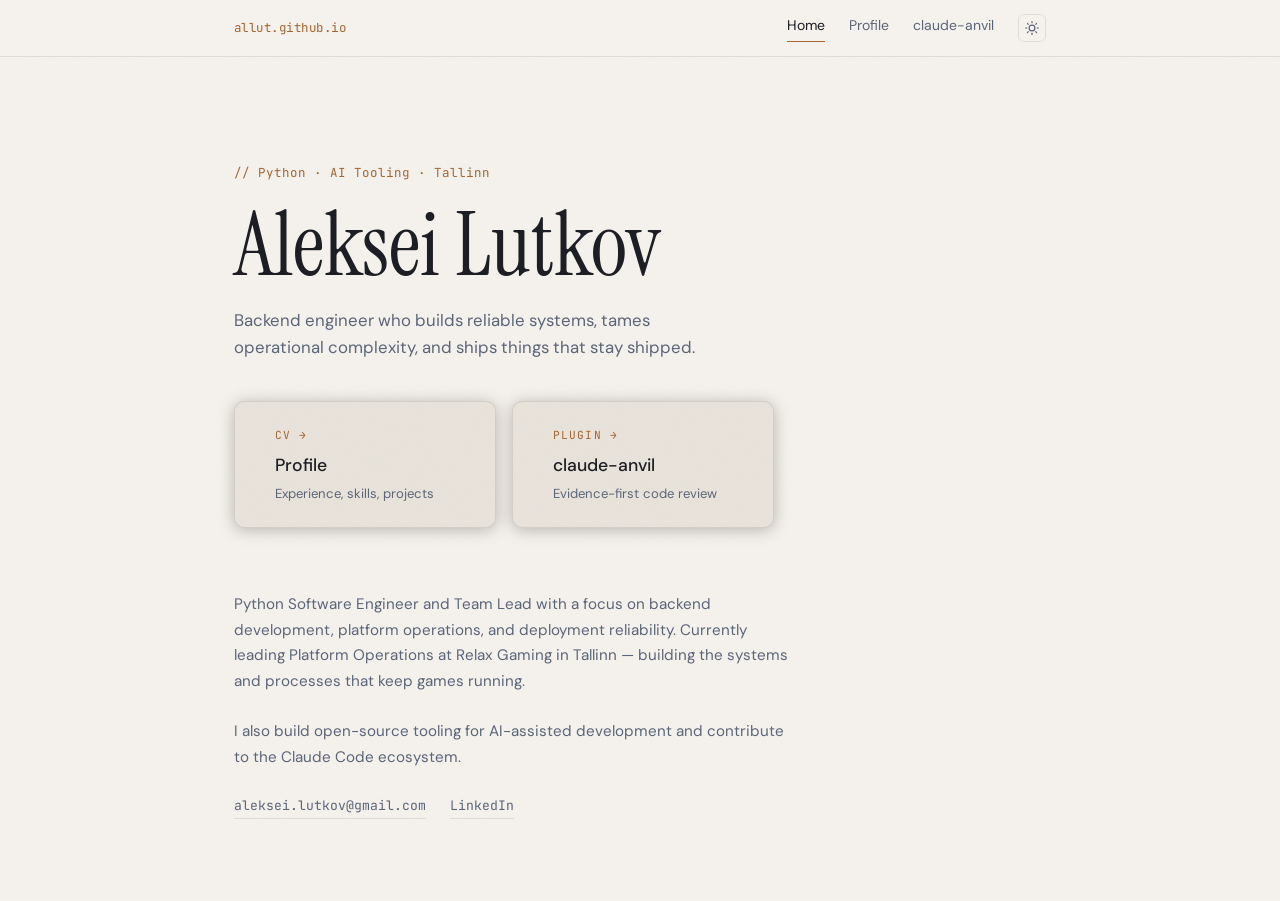
<file: index.html>
<!DOCTYPE html>
<html lang="en">
<head>
  <meta charset="utf-8" />
  <meta name="viewport" content="width=device-width, initial-scale=1" />
  <title>Aleksei Lutkov</title>
  <meta name="description" content="Aleksei Lutkov — Python Backend / Platform Engineer based in Tallinn, Estonia." />
  <link rel="canonical" href="https://allut.github.io/" />
  <meta property="og:type" content="website" />
  <meta property="og:url" content="https://allut.github.io/" />
  <meta property="og:title" content="Aleksei Lutkov" />
  <meta property="og:description" content="Aleksei Lutkov — Python Backend / Platform Engineer based in Tallinn, Estonia." />
  <meta name="twitter:card" content="summary" />
  <meta name="twitter:title" content="Aleksei Lutkov" />
  <meta name="twitter:description" content="Aleksei Lutkov — Python Backend / Platform Engineer based in Tallinn, Estonia." />
  <meta property="og:image" content="https://allut.github.io/portrait.jpg" />
  <meta name="twitter:image" content="https://allut.github.io/portrait.jpg" />
  <script type="application/ld+json">
  {
    "@context": "https://schema.org",
    "@type": "Person",
    "name": "Aleksei Lutkov",
    "url": "https://allut.github.io/",
    "jobTitle": "Python Backend / Platform Engineer",
    "address": { "@type": "PostalAddress", "addressLocality": "Tallinn", "addressCountry": "EE" },
    "sameAs": ["https://www.linkedin.com/in/allut/", "https://github.com/allut"]
  }
  </script>
  <link rel="preconnect" href="https://fonts.googleapis.com" />
  <link rel="preconnect" href="https://fonts.gstatic.com" crossorigin />
  <link rel="stylesheet" href="https://fonts.googleapis.com/css2?family=Instrument+Serif:ital@0;1&family=JetBrains+Mono:wght@400;500&family=DM+Sans:ital,opsz,wght@0,9..40,300;0,9..40,400;0,9..40,500;1,9..40,300&display=swap" />
  <link rel="icon" type="image/svg+xml" href="favicon.svg" />
  <link rel="icon" type="image/png" sizes="144x144" href="favicon-144x144.png" />
  <link rel="icon" type="image/png" sizes="96x96" href="favicon-96x96.png" />
  <link rel="icon" type="image/png" sizes="48x48" href="favicon-48x48.png" />
  <link rel="icon" type="image/png" sizes="32x32" href="favicon-32x32.png" />
  <link rel="icon" type="image/png" sizes="16x16" href="favicon-16x16.png" />
  <link rel="shortcut icon" href="favicon.ico" />
  <link rel="apple-touch-icon" sizes="180x180" href="apple-touch-icon.png" />
  <link rel="stylesheet" href="styles.css" />
  <script src="theme.js"></script>
</head>
<body>

  <nav class="site-nav">
    <div class="site-nav__inner">
      <span class="site-nav__brand">allut.github.io</span>
      <div class="site-nav__links">
        <a class="site-nav__link" href="index.html" aria-current="page">Home</a>
        <a class="site-nav__link" href="cv.html">Profile</a>
        <a class="site-nav__link" href="claude-anvil.html">claude-anvil</a>
        <button class="theme-toggle" aria-label="Switch to light theme">
          <svg class="icon-sun" width="14" height="14" viewBox="0 0 24 24" fill="none" stroke="currentColor" stroke-width="2" stroke-linecap="round" stroke-linejoin="round" aria-hidden="true"><circle cx="12" cy="12" r="5"/><line x1="12" y1="1" x2="12" y2="3"/><line x1="12" y1="21" x2="12" y2="23"/><line x1="4.22" y1="4.22" x2="5.64" y2="5.64"/><line x1="18.36" y1="18.36" x2="19.78" y2="19.78"/><line x1="1" y1="12" x2="3" y2="12"/><line x1="21" y1="12" x2="23" y2="12"/><line x1="4.22" y1="19.78" x2="5.64" y2="18.36"/><line x1="18.36" y1="5.64" x2="19.78" y2="4.22"/></svg>
          <svg class="icon-moon" width="14" height="14" viewBox="0 0 24 24" fill="none" stroke="currentColor" stroke-width="2" stroke-linecap="round" stroke-linejoin="round" aria-hidden="true"><path d="M21 12.79A9 9 0 1 1 11.21 3 7 7 0 0 0 21 12.79z"/></svg>
        </button>
      </div>
    </div>
  </nav>

  <main>
  <section class="hero--landing">
    <p class="hero__eyebrow">// Python · AI Tooling · Tallinn</p>
    <h1 class="hero__name">Aleksei Lutkov</h1>
    <p class="hero__tagline">Backend engineer who builds reliable systems, tames operational complexity, and ships things that stay shipped.</p>

    <div class="hero__nav-cards">
      <a class="nav-card" href="cv.html">
        <p class="nav-card__label">cv →</p>
        <p class="nav-card__title">Profile</p>
        <p class="nav-card__desc">Experience, skills, projects</p>
      </a>
      <a class="nav-card" href="claude-anvil.html">
        <p class="nav-card__label">plugin →</p>
        <p class="nav-card__title">claude-anvil</p>
        <p class="nav-card__desc">Evidence-first code review</p>
      </a>
    </div>

    <p class="hero__intro">
      Python Software Engineer and Team Lead with a focus on backend development, platform operations, and deployment reliability.
      Currently leading Platform Operations at Relax Gaming in Tallinn — building the systems and processes that keep games running.
    </p>
    <p class="hero__intro">
      I also build open-source tooling for AI-assisted development and contribute to the Claude Code ecosystem.
    </p>

    <div class="contact-row">
      <a class="contact-link" href="mailto:aleksei.lutkov@gmail.com">aleksei.lutkov@gmail.com</a>
      <a class="contact-link" href="https://www.linkedin.com/in/allut/" target="_blank" rel="noopener noreferrer">LinkedIn</a>
    </div>
  </section>

  </main>

</body>
</html>
</file>
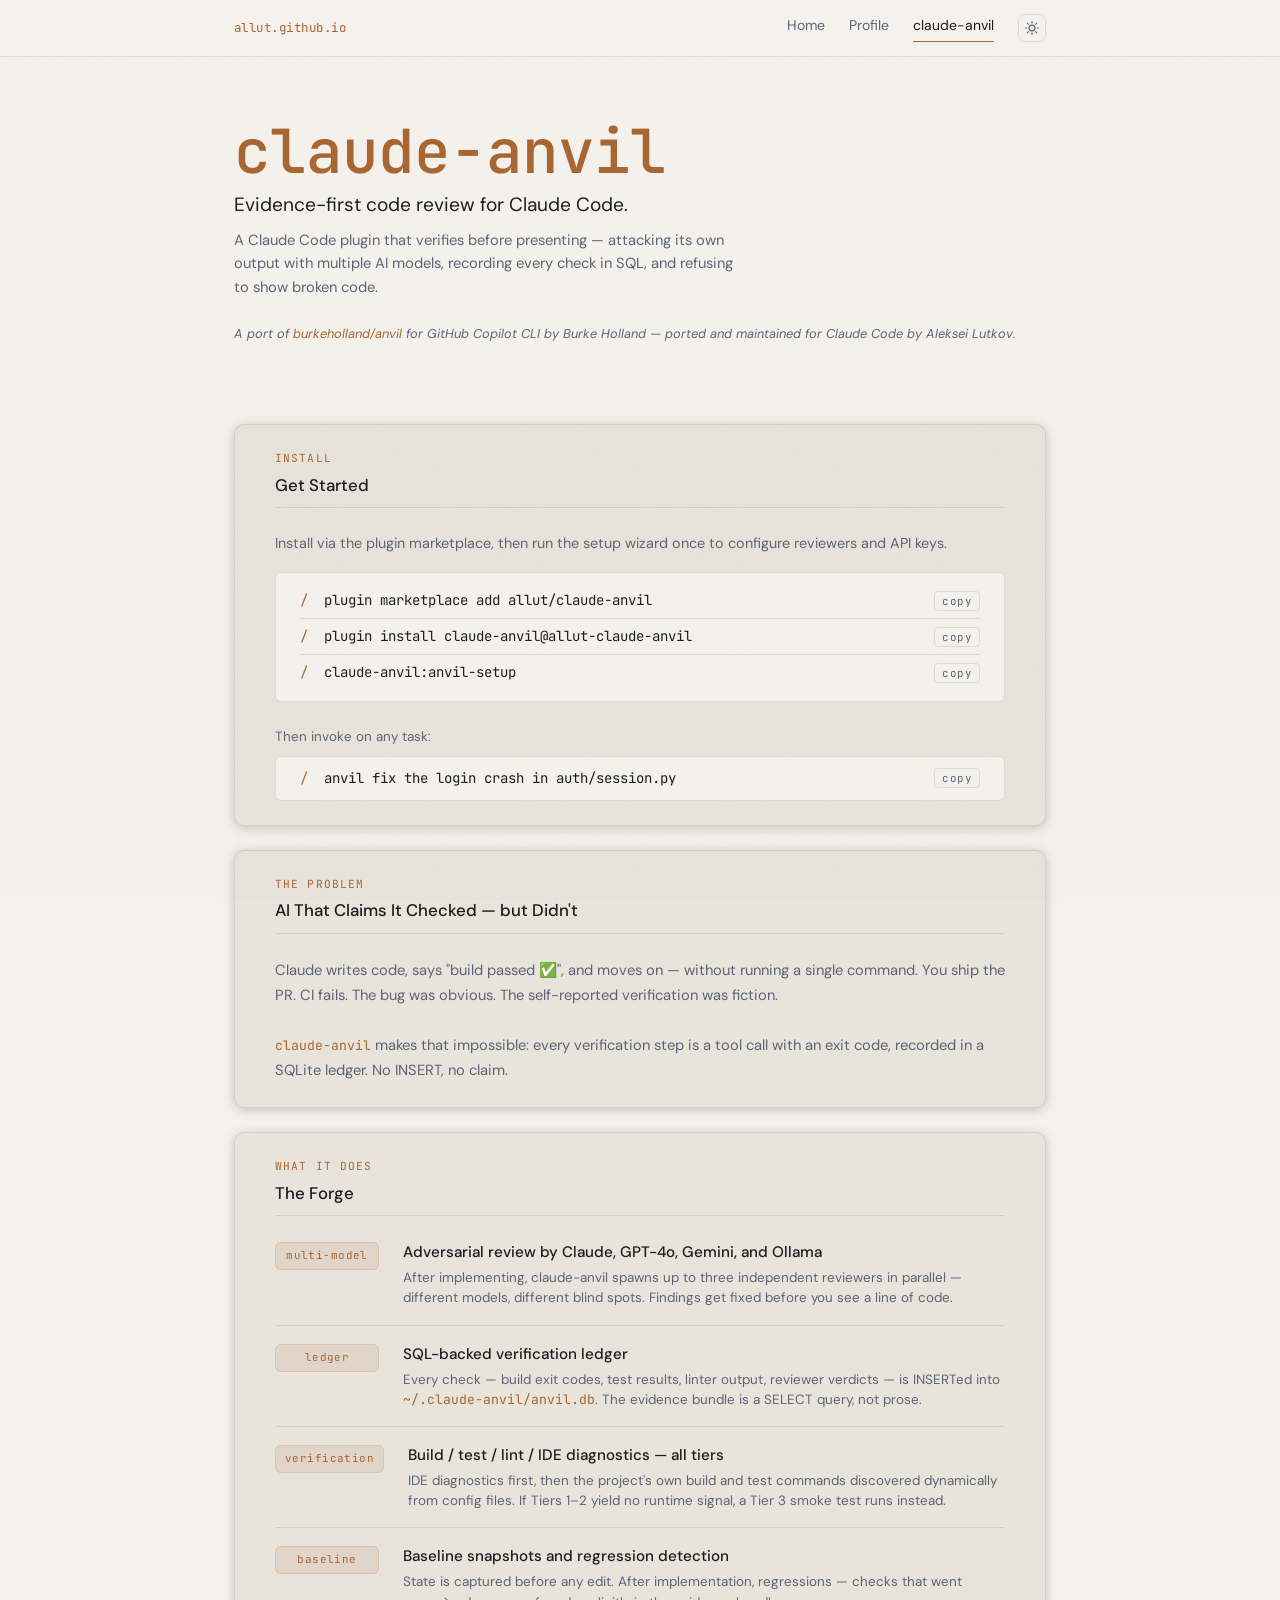
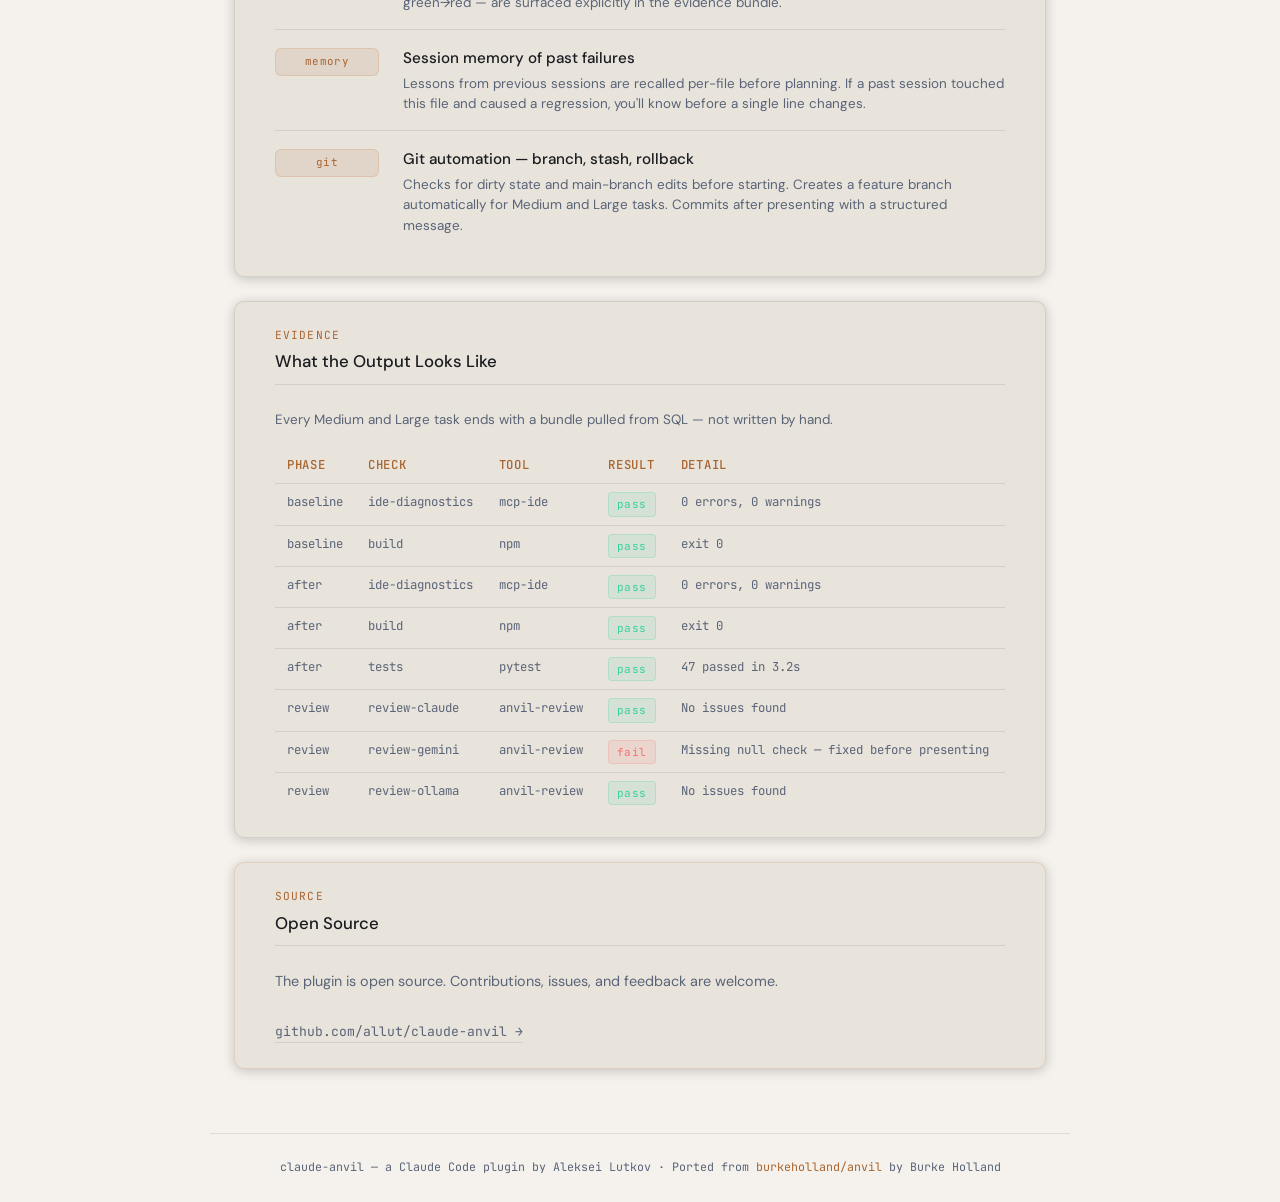
<file: claude-anvil.html>
<!DOCTYPE html>
<html lang="en">
<head>
  <meta charset="utf-8" />
  <meta name="viewport" content="width=device-width, initial-scale=1" />
  <title>claude-anvil | Evidence-first code review for Claude Code</title>
  <meta name="description" content="claude-anvil — evidence-first code review for Claude Code. Multi-model adversarial review, SQL-backed verification, and session memory." />
  <link rel="canonical" href="https://allut.github.io/claude-anvil.html" />
  <meta property="og:type" content="website" />
  <meta property="og:url" content="https://allut.github.io/claude-anvil.html" />
  <meta property="og:title" content="claude-anvil | Evidence-first code review for Claude Code" />
  <meta property="og:description" content="claude-anvil — evidence-first code review for Claude Code. Multi-model adversarial review, SQL-backed verification, and session memory." />
  <meta name="twitter:card" content="summary" />
  <meta name="twitter:title" content="claude-anvil | Evidence-first code review for Claude Code" />
  <meta name="twitter:description" content="claude-anvil — evidence-first code review for Claude Code. Multi-model adversarial review, SQL-backed verification, and session memory." />
  <meta property="og:image" content="https://allut.github.io/portrait.jpg" />
  <meta name="twitter:image" content="https://allut.github.io/portrait.jpg" />
  <script type="application/ld+json">
  {
    "@context": "https://schema.org",
    "@type": "SoftwareApplication",
    "name": "claude-anvil",
    "url": "https://allut.github.io/claude-anvil.html",
    "description": "Evidence-first code review plugin for Claude Code. Multi-model adversarial verification, SQL-backed audit trail, session memory.",
    "applicationCategory": "DeveloperApplication",
    "operatingSystem": "Cross-platform",
    "offers": { "@type": "Offer", "price": "0", "priceCurrency": "USD" },
    "author": { "@type": "Person", "name": "Aleksei Lutkov", "url": "https://allut.github.io/" }
  }
  </script>
  <link rel="preconnect" href="https://fonts.googleapis.com" />
  <link rel="preconnect" href="https://fonts.gstatic.com" crossorigin />
  <link rel="stylesheet" href="https://fonts.googleapis.com/css2?family=Instrument+Serif:ital@0;1&family=JetBrains+Mono:wght@400;500&family=DM+Sans:ital,opsz,wght@0,9..40,300;0,9..40,400;0,9..40,500;1,9..40,300&display=swap" />
  <link rel="icon" type="image/svg+xml" href="favicon.svg" />
  <link rel="icon" type="image/png" sizes="144x144" href="favicon-144x144.png" />
  <link rel="icon" type="image/png" sizes="96x96" href="favicon-96x96.png" />
  <link rel="icon" type="image/png" sizes="48x48" href="favicon-48x48.png" />
  <link rel="icon" type="image/png" sizes="32x32" href="favicon-32x32.png" />
  <link rel="icon" type="image/png" sizes="16x16" href="favicon-16x16.png" />
  <link rel="shortcut icon" href="favicon.ico" />
  <link rel="apple-touch-icon" sizes="180x180" href="apple-touch-icon.png" />
  <link rel="stylesheet" href="styles.css" />
  <script src="theme.js"></script>
</head>
<body>

  <nav class="site-nav">
    <div class="site-nav__inner">
      <span class="site-nav__brand">allut.github.io</span>
      <div class="site-nav__links">
        <a class="site-nav__link" href="index.html">Home</a>
        <a class="site-nav__link" href="cv.html">Profile</a>
        <a class="site-nav__link" href="claude-anvil.html" aria-current="page">claude-anvil</a>
        <button class="theme-toggle" aria-label="Switch to light theme">
          <svg class="icon-sun" width="14" height="14" viewBox="0 0 24 24" fill="none" stroke="currentColor" stroke-width="2" stroke-linecap="round" stroke-linejoin="round" aria-hidden="true"><circle cx="12" cy="12" r="5"/><line x1="12" y1="1" x2="12" y2="3"/><line x1="12" y1="21" x2="12" y2="23"/><line x1="4.22" y1="4.22" x2="5.64" y2="5.64"/><line x1="18.36" y1="18.36" x2="19.78" y2="19.78"/><line x1="1" y1="12" x2="3" y2="12"/><line x1="21" y1="12" x2="23" y2="12"/><line x1="4.22" y1="19.78" x2="5.64" y2="18.36"/><line x1="18.36" y1="5.64" x2="19.78" y2="4.22"/></svg>
          <svg class="icon-moon" width="14" height="14" viewBox="0 0 24 24" fill="none" stroke="currentColor" stroke-width="2" stroke-linecap="round" stroke-linejoin="round" aria-hidden="true"><path d="M21 12.79A9 9 0 1 1 11.21 3 7 7 0 0 0 21 12.79z"/></svg>
        </button>
      </div>
    </div>
  </nav>

  <main>
  <header class="hero--anvil">
    <p class="plugin-name">claude-anvil</p>
    <p class="hero__tagline">Evidence-first code review for Claude Code.</p>
    <p class="hero__sub">A Claude Code plugin that verifies before presenting — attacking its own output with multiple AI models, recording every check in SQL, and refusing to show broken code.</p>
    <p class="hero__credit">A port of <a href="https://github.com/burkeholland/anvil" target="_blank" rel="noopener noreferrer">burkeholland/anvil</a> for GitHub Copilot CLI by Burke Holland — ported and maintained for Claude Code by Aleksei Lutkov.</p>
  </header>

  <div class="stack">

    <section class="card">
      <p class="section-label">install</p>
      <h2 class="section-title">Get Started</h2>
      <p style="color:var(--text-dim);font-size:0.9rem;margin-bottom:var(--space-sm);">Install via the plugin marketplace, then run the setup wizard once to configure reviewers and API keys.</p>

      <div class="terminal-box terminal-box--multi">
        <div class="terminal-box__line">
          <span class="terminal-box__prompt">/</span>
          <span class="terminal-box__cmd">plugin marketplace add allut/claude-anvil</span>
          <button class="terminal-box__copy" data-copy="/plugin marketplace add allut/claude-anvil" aria-label="Copy command">copy</button>
        </div>
        <div class="terminal-box__line">
          <span class="terminal-box__prompt">/</span>
          <span class="terminal-box__cmd">plugin install claude-anvil@allut-claude-anvil</span>
          <button class="terminal-box__copy" data-copy="/plugin install claude-anvil@allut-claude-anvil" aria-label="Copy command">copy</button>
        </div>
        <div class="terminal-box__line">
          <span class="terminal-box__prompt">/</span>
          <span class="terminal-box__cmd">claude-anvil:anvil-setup</span>
          <button class="terminal-box__copy" data-copy="/claude-anvil:anvil-setup" aria-label="Copy command">copy</button>
        </div>
      </div>

      <p style="color:var(--text-dim);font-size:0.84rem;margin-top:var(--space-md);">Then invoke on any task:</p>
      <div class="terminal-box terminal-box--block" style="margin-top:var(--space-xs);">
        <span class="terminal-box__prompt">/</span>
        <span class="terminal-box__cmd">anvil fix the login crash in auth/session.py</span>
        <button class="terminal-box__copy" data-copy="/anvil fix the login crash in auth/session.py" aria-label="Copy command">copy</button>
      </div>
    </section>

    <section class="card">
      <p class="section-label">the problem</p>
      <h2 class="section-title">AI That Claims It Checked — but Didn't</h2>
      <p style="color:var(--text-dim);font-size:0.92rem;line-height:1.7;">
        Claude writes code, says "build passed ✅", and moves on — without running a single command.
        You ship the PR. CI fails. The bug was obvious. The self-reported verification was fiction.
        <br><br>
        <code style="font-family:var(--font-mono);font-size:0.82rem;color:var(--accent)">claude-anvil</code> makes that impossible: every verification step is a tool call with an exit code, recorded in a SQLite ledger. No INSERT, no claim.
      </p>
    </section>

    <section class="card">
      <p class="section-label">what it does</p>
      <h2 class="section-title">The Forge</h2>

      <div class="feature-row">
        <span class="feature-row__tag">multi-model</span>
        <div>
          <h3>Adversarial review by Claude, GPT-4o, Gemini, and Ollama</h3>
          <p>After implementing, claude-anvil spawns up to three independent reviewers in parallel — different models, different blind spots. Findings get fixed before you see a line of code.</p>
        </div>
      </div>

      <div class="feature-row">
        <span class="feature-row__tag">ledger</span>
        <div>
          <h3>SQL-backed verification ledger</h3>
          <p>Every check — build exit codes, test results, linter output, reviewer verdicts — is INSERTed into <code style="font-family:var(--font-mono);font-size:0.82rem;color:var(--accent)">~/.claude-anvil/anvil.db</code>. The evidence bundle is a SELECT query, not prose.</p>
        </div>
      </div>

      <div class="feature-row">
        <span class="feature-row__tag">verification</span>
        <div>
          <h3>Build / test / lint / IDE diagnostics — all tiers</h3>
          <p>IDE diagnostics first, then the project's own build and test commands discovered dynamically from config files. If Tiers 1–2 yield no runtime signal, a Tier 3 smoke test runs instead.</p>
        </div>
      </div>

      <div class="feature-row">
        <span class="feature-row__tag">baseline</span>
        <div>
          <h3>Baseline snapshots and regression detection</h3>
          <p>State is captured before any edit. After implementation, regressions — checks that went green→red — are surfaced explicitly in the evidence bundle.</p>
        </div>
      </div>

      <div class="feature-row">
        <span class="feature-row__tag">memory</span>
        <div>
          <h3>Session memory of past failures</h3>
          <p>Lessons from previous sessions are recalled per-file before planning. If a past session touched this file and caused a regression, you'll know before a single line changes.</p>
        </div>
      </div>

      <div class="feature-row">
        <span class="feature-row__tag">git</span>
        <div>
          <h3>Git automation — branch, stash, rollback</h3>
          <p>Checks for dirty state and main-branch edits before starting. Creates a feature branch automatically for Medium and Large tasks. Commits after presenting with a structured message.</p>
        </div>
      </div>

    </section>

    <section class="card">
      <p class="section-label">evidence</p>
      <h2 class="section-title">What the Output Looks Like</h2>
      <p style="color:var(--text-dim);font-size:0.84rem;margin-bottom:var(--space-sm);">Every Medium and Large task ends with a bundle pulled from SQL — not written by hand.</p>
      <div class="evidence-table-wrap">
        <table class="evidence-table">
          <thead>
            <tr>
              <th>Phase</th>
              <th>Check</th>
              <th>Tool</th>
              <th>Result</th>
              <th>Detail</th>
            </tr>
          </thead>
          <tbody>
            <tr>
              <td>baseline</td>
              <td>ide-diagnostics</td>
              <td>mcp-ide</td>
              <td><span class="badge badge--pass">pass</span></td>
              <td>0 errors, 0 warnings</td>
            </tr>
            <tr>
              <td>baseline</td>
              <td>build</td>
              <td>npm</td>
              <td><span class="badge badge--pass">pass</span></td>
              <td>exit 0</td>
            </tr>
            <tr>
              <td>after</td>
              <td>ide-diagnostics</td>
              <td>mcp-ide</td>
              <td><span class="badge badge--pass">pass</span></td>
              <td>0 errors, 0 warnings</td>
            </tr>
            <tr>
              <td>after</td>
              <td>build</td>
              <td>npm</td>
              <td><span class="badge badge--pass">pass</span></td>
              <td>exit 0</td>
            </tr>
            <tr>
              <td>after</td>
              <td>tests</td>
              <td>pytest</td>
              <td><span class="badge badge--pass">pass</span></td>
              <td>47 passed in 3.2s</td>
            </tr>
            <tr>
              <td>review</td>
              <td>review-claude</td>
              <td>anvil-review</td>
              <td><span class="badge badge--pass">pass</span></td>
              <td>No issues found</td>
            </tr>
            <tr>
              <td>review</td>
              <td>review-gemini</td>
              <td>anvil-review</td>
              <td><span class="badge badge--fail">fail</span></td>
              <td>Missing null check — fixed before presenting</td>
            </tr>
            <tr>
              <td>review</td>
              <td>review-ollama</td>
              <td>anvil-review</td>
              <td><span class="badge badge--pass">pass</span></td>
              <td>No issues found</td>
            </tr>
          </tbody>
        </table>
      </div>
    </section>

    <section class="card cta-card">
      <p class="section-label">source</p>
      <h2 class="section-title">Open Source</h2>
      <p style="color:var(--text-dim);font-size:0.9rem;margin-bottom:var(--space-md);">The plugin is open source. Contributions, issues, and feedback are welcome.</p>
      <a class="contact-link" href="https://github.com/allut/claude-anvil" target="_blank" rel="noopener noreferrer">github.com/allut/claude-anvil →</a>
    </section>

  </div>

  <p class="footer-note">claude-anvil — a Claude Code plugin by Aleksei Lutkov · Ported from <a href="https://github.com/burkeholland/anvil" target="_blank" rel="noopener noreferrer" style="color:var(--accent)">burkeholland/anvil</a> by Burke Holland</p>
  </main>

  <script>
    document.querySelectorAll('.terminal-box__copy').forEach(function(btn) {
      btn.addEventListener('click', function() {
        navigator.clipboard.writeText(btn.dataset.copy).then(function() {
          btn.textContent = '✓';
          btn.classList.add('copied');
          setTimeout(function() {
            btn.textContent = 'copy';
            btn.classList.remove('copied');
          }, 1500);
        });
      });
    });
  </script>

</body>
</html>
</file>
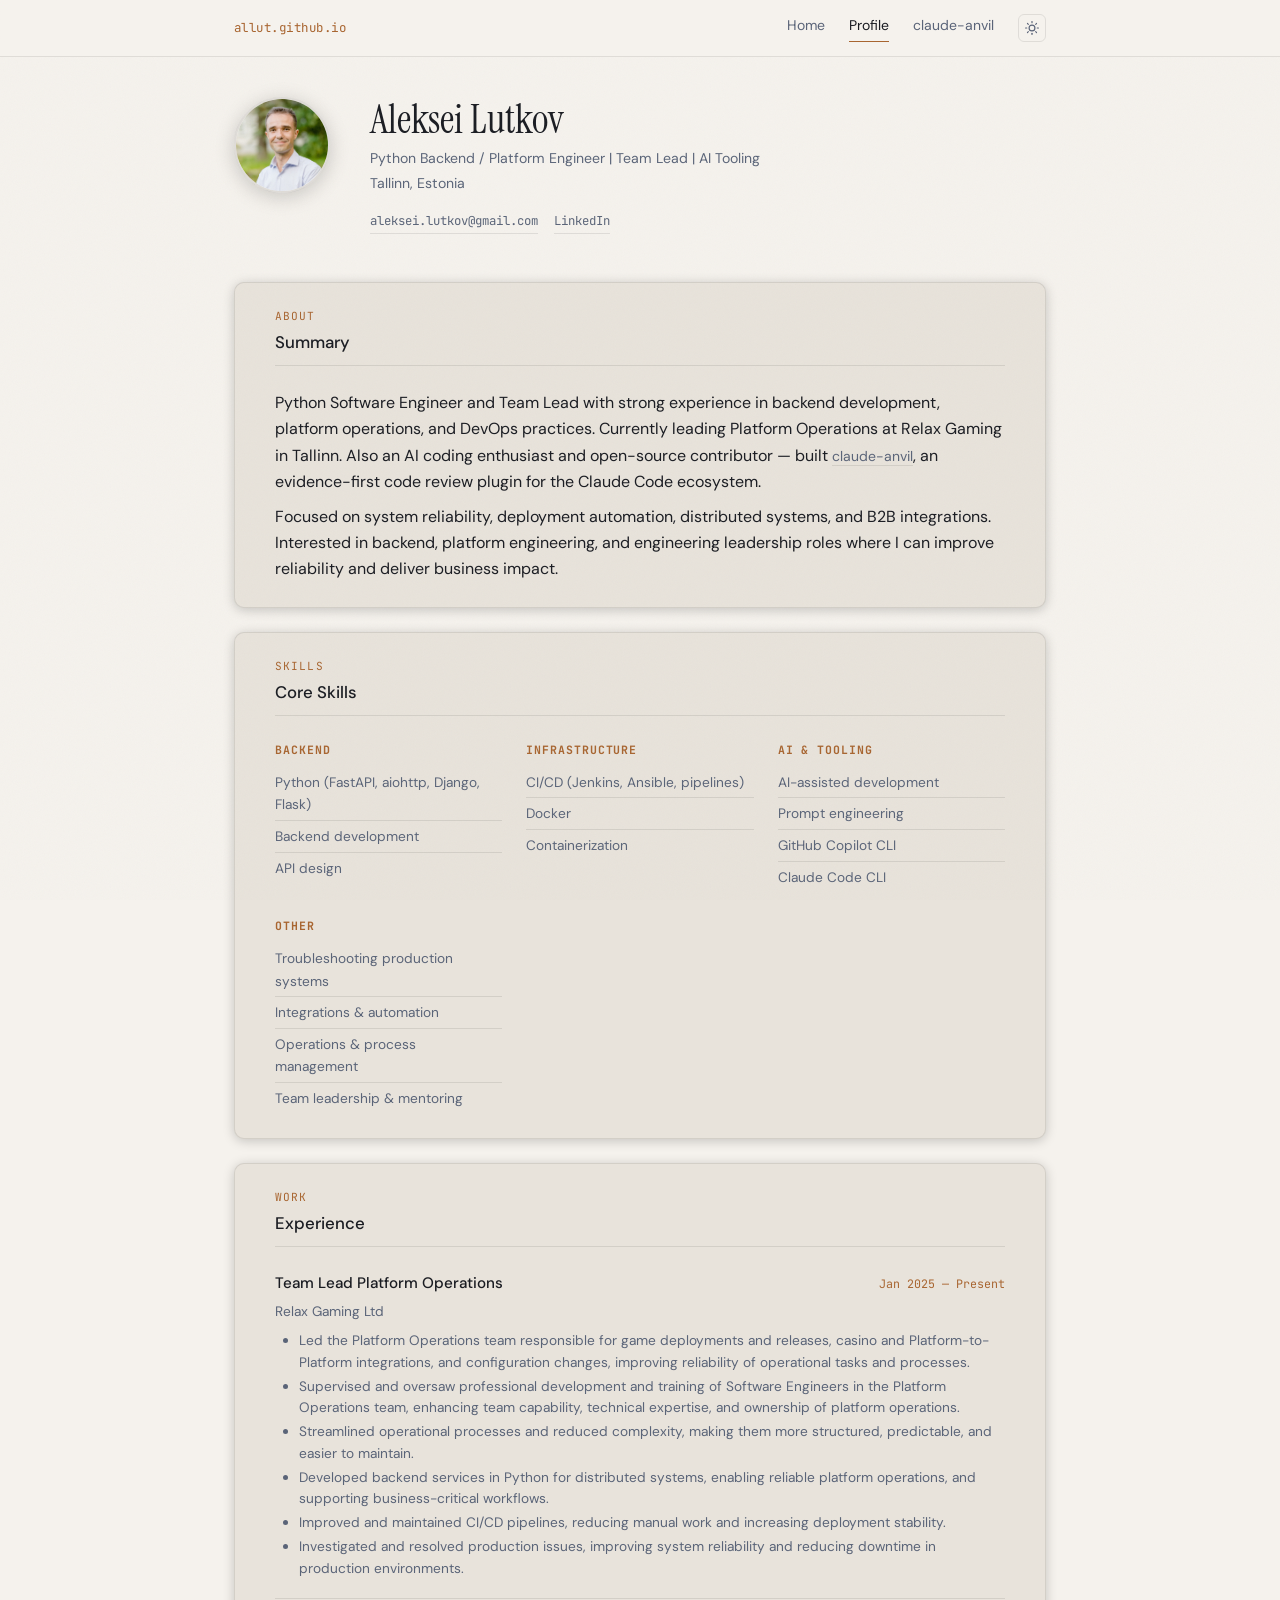
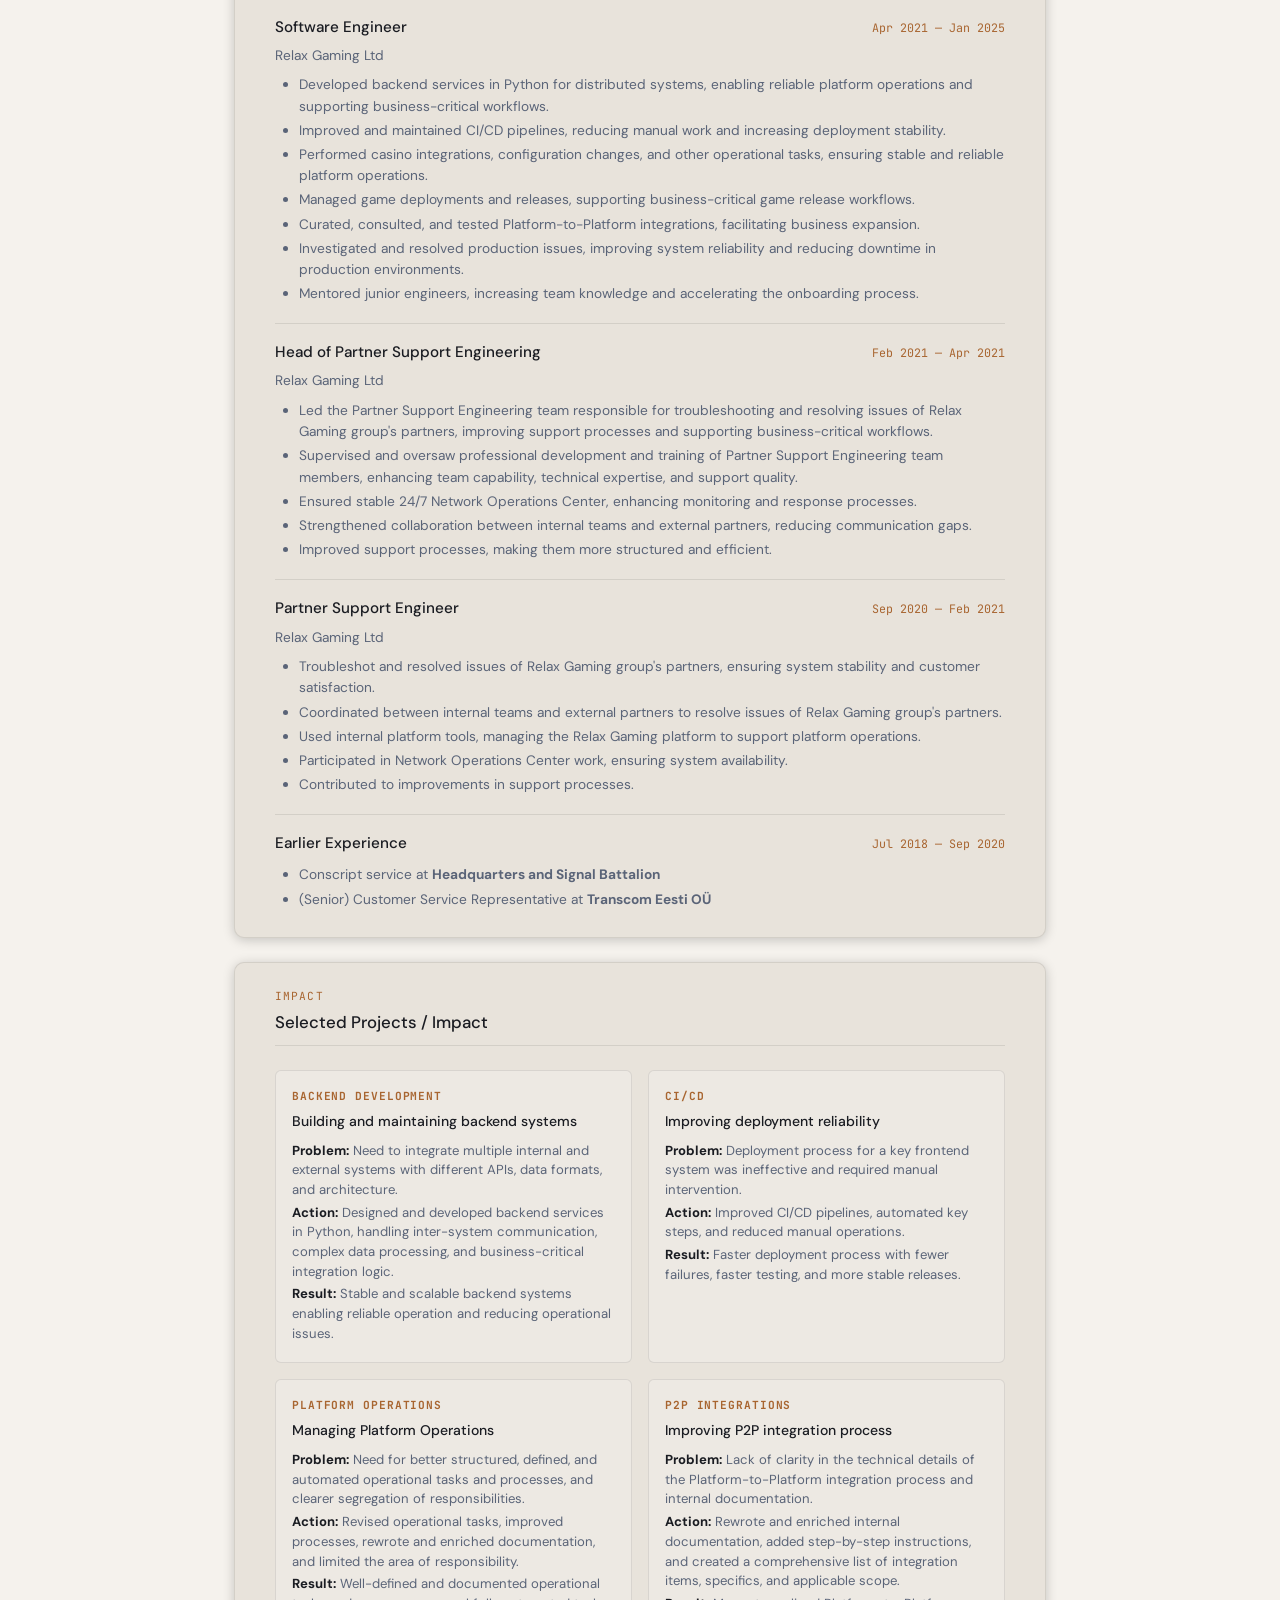
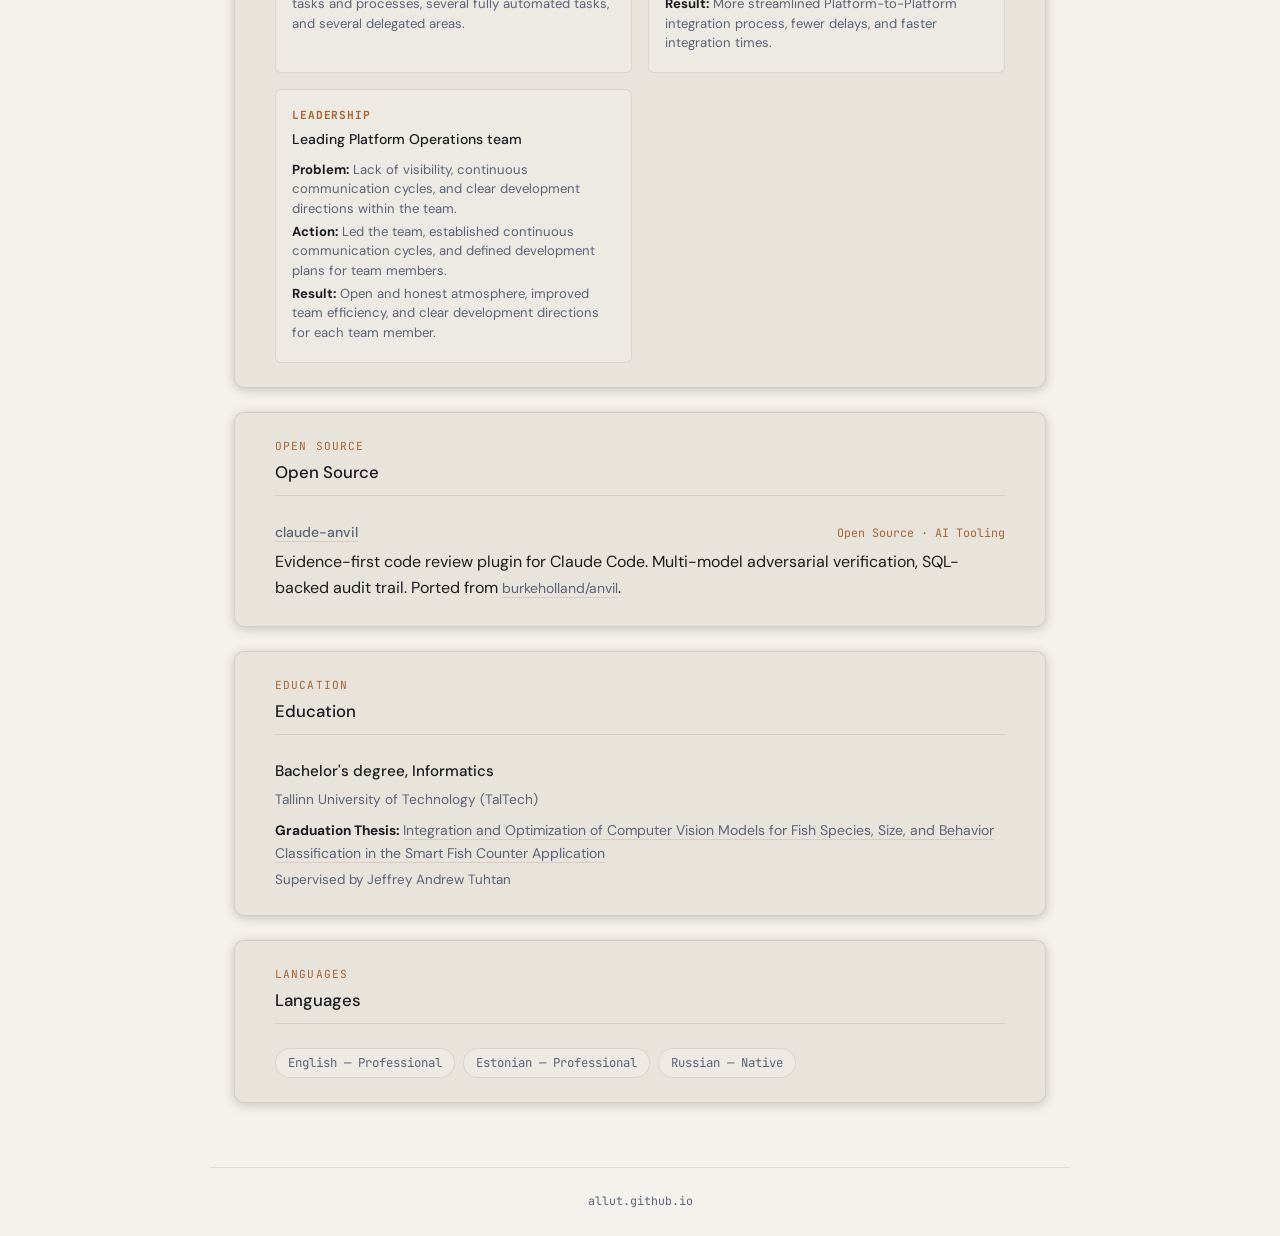
<file: cv.html>
<!DOCTYPE html>
<html lang="en">
<head>
  <meta charset="utf-8" />
  <meta name="viewport" content="width=device-width, initial-scale=1" />
  <title>Aleksei Lutkov | Profile</title>
  <meta name="description" content="Aleksei Lutkov — Python Backend / Platform Engineer and Team Lead based in Tallinn, Estonia." />
  <link rel="canonical" href="https://allut.github.io/cv.html" />
  <meta property="og:type" content="profile" />
  <meta property="og:url" content="https://allut.github.io/cv.html" />
  <meta property="og:title" content="Aleksei Lutkov | Profile" />
  <meta property="og:description" content="Aleksei Lutkov — Python Backend / Platform Engineer and Team Lead based in Tallinn, Estonia." />
  <meta property="og:profile:first_name" content="Aleksei" />
  <meta property="og:profile:last_name" content="Lutkov" />
  <meta name="twitter:card" content="summary" />
  <meta name="twitter:title" content="Aleksei Lutkov | Profile" />
  <meta name="twitter:description" content="Aleksei Lutkov — Python Backend / Platform Engineer and Team Lead based in Tallinn, Estonia." />
  <meta property="og:image" content="https://allut.github.io/portrait.jpg" />
  <meta name="twitter:image" content="https://allut.github.io/portrait.jpg" />
  <script type="application/ld+json">
  {
    "@context": "https://schema.org",
    "@type": "ProfilePage",
    "mainEntity": {
      "@type": "Person",
      "name": "Aleksei Lutkov",
      "url": "https://allut.github.io/cv.html",
      "jobTitle": "Python Backend / Platform Engineer | Team Lead",
      "address": { "@type": "PostalAddress", "addressLocality": "Tallinn", "addressCountry": "EE" },
      "knowsAbout": ["Python", "FastAPI", "Django", "Docker", "CI/CD", "Platform Engineering"],
      "sameAs": ["https://www.linkedin.com/in/allut/", "https://github.com/allut"]
    }
  }
  </script>
  <link rel="preconnect" href="https://fonts.googleapis.com" />
  <link rel="preconnect" href="https://fonts.gstatic.com" crossorigin />
  <link rel="stylesheet" href="https://fonts.googleapis.com/css2?family=Instrument+Serif:ital@0;1&family=JetBrains+Mono:wght@400;500&family=DM+Sans:ital,opsz,wght@0,9..40,300;0,9..40,400;0,9..40,500;1,9..40,300&display=swap" />
  <link rel="icon" type="image/svg+xml" href="favicon.svg" />
  <link rel="icon" type="image/png" sizes="144x144" href="favicon-144x144.png" />
  <link rel="icon" type="image/png" sizes="96x96" href="favicon-96x96.png" />
  <link rel="icon" type="image/png" sizes="48x48" href="favicon-48x48.png" />
  <link rel="icon" type="image/png" sizes="32x32" href="favicon-32x32.png" />
  <link rel="icon" type="image/png" sizes="16x16" href="favicon-16x16.png" />
  <link rel="shortcut icon" href="favicon.ico" />
  <link rel="apple-touch-icon" sizes="180x180" href="apple-touch-icon.png" />
  <link rel="stylesheet" href="styles.css" />
  <script src="theme.js"></script>
</head>
<body>

  <nav class="site-nav">
    <div class="site-nav__inner">
      <span class="site-nav__brand">allut.github.io</span>
      <div class="site-nav__links">
        <a class="site-nav__link" href="index.html">Home</a>
        <a class="site-nav__link" href="cv.html" aria-current="page">Profile</a>
        <a class="site-nav__link" href="claude-anvil.html">claude-anvil</a>
        <button class="theme-toggle" aria-label="Switch to light theme">
          <svg class="icon-sun" width="14" height="14" viewBox="0 0 24 24" fill="none" stroke="currentColor" stroke-width="2" stroke-linecap="round" stroke-linejoin="round" aria-hidden="true"><circle cx="12" cy="12" r="5"/><line x1="12" y1="1" x2="12" y2="3"/><line x1="12" y1="21" x2="12" y2="23"/><line x1="4.22" y1="4.22" x2="5.64" y2="5.64"/><line x1="18.36" y1="18.36" x2="19.78" y2="19.78"/><line x1="1" y1="12" x2="3" y2="12"/><line x1="21" y1="12" x2="23" y2="12"/><line x1="4.22" y1="19.78" x2="5.64" y2="18.36"/><line x1="18.36" y1="5.64" x2="19.78" y2="4.22"/></svg>
          <svg class="icon-moon" width="14" height="14" viewBox="0 0 24 24" fill="none" stroke="currentColor" stroke-width="2" stroke-linecap="round" stroke-linejoin="round" aria-hidden="true"><path d="M21 12.79A9 9 0 1 1 11.21 3 7 7 0 0 0 21 12.79z"/></svg>
        </button>
      </div>
    </div>
  </nav>

  <main>
  <header class="hero--compact">
    <div class="hero__inner">
      <div class="hero__photo">
        <img src="portrait.jpg" alt="Portrait of Aleksei Lutkov" />
      </div>
      <div class="hero__info">
        <h1 class="hero__title">Aleksei Lutkov</h1>
        <p class="hero__subtitle">Python Backend / Platform Engineer | Team Lead | AI Tooling</p>
        <p class="hero__subtitle">Tallinn, Estonia</p>
        <div class="hero__links">
          <a class="hero__link" href="mailto:aleksei.lutkov@gmail.com">aleksei.lutkov@gmail.com</a>
          <a class="hero__link" href="https://www.linkedin.com/in/allut/" target="_blank" rel="noopener noreferrer">LinkedIn</a>
        </div>
      </div>
    </div>
  </header>

  <div class="stack">

    <section class="card summary">
      <p class="section-label">about</p>
      <h2 class="section-title">Summary</h2>
      <p>Python Software Engineer and Team Lead with strong experience in backend development, platform operations, and DevOps practices. Currently leading Platform Operations at Relax Gaming in Tallinn. Also an AI coding enthusiast and open-source contributor — built <a class="thesis-link" href="claude-anvil.html">claude-anvil</a>, an evidence-first code review plugin for the Claude Code ecosystem.</p>
      <p>Focused on system reliability, deployment automation, distributed systems, and B2B integrations. Interested in backend, platform engineering, and engineering leadership roles where I can improve reliability and deliver business impact.</p>
    </section>

    <section class="card">
      <p class="section-label">skills</p>
      <h2 class="section-title">Core Skills</h2>
      <div class="skills-grid">
        <div class="skill-group">
          <h3>Backend</h3>
          <ul>
            <li>Python (FastAPI, aiohttp, Django, Flask)</li>
            <li>Backend development</li>
            <li>API design</li>
          </ul>
        </div>
        <div class="skill-group">
          <h3>Infrastructure</h3>
          <ul>
            <li>CI/CD (Jenkins, Ansible, pipelines)</li>
            <li>Docker</li>
            <li>Containerization</li>
          </ul>
        </div>
        <div class="skill-group">
          <h3>AI &amp; Tooling</h3>
          <ul>
            <li>AI-assisted development</li>
            <li>Prompt engineering</li>
            <li>GitHub Copilot CLI</li>
            <li>Claude Code CLI</li>
          </ul>
        </div>
        <div class="skill-group">
          <h3>Other</h3>
          <ul>
            <li>Troubleshooting production systems</li>
            <li>Integrations &amp; automation</li>
            <li>Operations &amp; process management</li>
            <li>Team leadership &amp; mentoring</li>
          </ul>
        </div>
      </div>
    </section>

    <section class="card">
      <p class="section-label">work</p>
      <h2 class="section-title">Experience</h2>

      <article class="entry">
        <div class="entry-header">
          <h3 class="entry-title">Team Lead Platform Operations</h3>
          <span class="entry-date">Jan 2025 — Present</span>
        </div>
        <p class="entry-subtitle">Relax Gaming Ltd</p>
        <ul>
          <li>Led the Platform Operations team responsible for game deployments and releases, casino and Platform-to-Platform integrations, and configuration changes, improving reliability of operational tasks and processes.</li>
          <li>Supervised and oversaw professional development and training of Software Engineers in the Platform Operations team, enhancing team capability, technical expertise, and ownership of platform operations.</li>
          <li>Streamlined operational processes and reduced complexity, making them more structured, predictable, and easier to maintain.</li>
          <li>Developed backend services in Python for distributed systems, enabling reliable platform operations, and supporting business-critical workflows.</li>
          <li>Improved and maintained CI/CD pipelines, reducing manual work and increasing deployment stability.</li>
          <li>Investigated and resolved production issues, improving system reliability and reducing downtime in production environments.</li>
        </ul>
      </article>

      <article class="entry">
        <div class="entry-header">
          <h3 class="entry-title">Software Engineer</h3>
          <span class="entry-date">Apr 2021 — Jan 2025</span>
        </div>
        <p class="entry-subtitle">Relax Gaming Ltd</p>
        <ul>
          <li>Developed backend services in Python for distributed systems, enabling reliable platform operations and supporting business-critical workflows.</li>
          <li>Improved and maintained CI/CD pipelines, reducing manual work and increasing deployment stability.</li>
          <li>Performed casino integrations, configuration changes, and other operational tasks, ensuring stable and reliable platform operations.</li>
          <li>Managed game deployments and releases, supporting business-critical game release workflows.</li>
          <li>Curated, consulted, and tested Platform-to-Platform integrations, facilitating business expansion.</li>
          <li>Investigated and resolved production issues, improving system reliability and reducing downtime in production environments.</li>
          <li>Mentored junior engineers, increasing team knowledge and accelerating the onboarding process.</li>
        </ul>
      </article>

      <article class="entry">
        <div class="entry-header">
          <h3 class="entry-title">Head of Partner Support Engineering</h3>
          <span class="entry-date">Feb 2021 — Apr 2021</span>
        </div>
        <p class="entry-subtitle">Relax Gaming Ltd</p>
        <ul>
          <li>Led the Partner Support Engineering team responsible for troubleshooting and resolving issues of Relax Gaming group's partners, improving support processes and supporting business-critical workflows.</li>
          <li>Supervised and oversaw professional development and training of Partner Support Engineering team members, enhancing team capability, technical expertise, and support quality.</li>
          <li>Ensured stable 24/7 Network Operations Center, enhancing monitoring and response processes.</li>
          <li>Strengthened collaboration between internal teams and external partners, reducing communication gaps.</li>
          <li>Improved support processes, making them more structured and efficient.</li>
        </ul>
      </article>

      <article class="entry">
        <div class="entry-header">
          <h3 class="entry-title">Partner Support Engineer</h3>
          <span class="entry-date">Sep 2020 — Feb 2021</span>
        </div>
        <p class="entry-subtitle">Relax Gaming Ltd</p>
        <ul>
          <li>Troubleshot and resolved issues of Relax Gaming group's partners, ensuring system stability and customer satisfaction.</li>
          <li>Coordinated between internal teams and external partners to resolve issues of Relax Gaming group's partners.</li>
          <li>Used internal platform tools, managing the Relax Gaming platform to support platform operations.</li>
          <li>Participated in Network Operations Center work, ensuring system availability.</li>
          <li>Contributed to improvements in support processes.</li>
        </ul>
      </article>

      <article class="entry">
        <div class="entry-header">
          <h3 class="entry-title">Earlier Experience</h3>
          <span class="entry-date">Jul 2018 — Sep 2020</span>
        </div>
        <ul>
          <li>Conscript service at <strong>Headquarters and Signal Battalion</strong></li>
          <li>(Senior) Customer Service Representative at <strong>Transcom Eesti OÜ</strong></li>
        </ul>
      </article>
    </section>

    <section class="card">
      <p class="section-label">impact</p>
      <h2 class="section-title">Selected Projects / Impact</h2>
      <div class="impact-grid">

        <article class="impact-item">
          <h3>Backend Development</h3>
          <h4>Building and maintaining backend systems</h4>
          <p><strong>Problem:</strong> Need to integrate multiple internal and external systems with different APIs, data formats, and architecture.</p>
          <p><strong>Action:</strong> Designed and developed backend services in Python, handling inter-system communication, complex data processing, and business-critical integration logic.</p>
          <p><strong>Result:</strong> Stable and scalable backend systems enabling reliable operation and reducing operational issues.</p>
        </article>

        <article class="impact-item">
          <h3>CI/CD</h3>
          <h4>Improving deployment reliability</h4>
          <p><strong>Problem:</strong> Deployment process for a key frontend system was ineffective and required manual intervention.</p>
          <p><strong>Action:</strong> Improved CI/CD pipelines, automated key steps, and reduced manual operations.</p>
          <p><strong>Result:</strong> Faster deployment process with fewer failures, faster testing, and more stable releases.</p>
        </article>

        <article class="impact-item">
          <h3>Platform Operations</h3>
          <h4>Managing Platform Operations</h4>
          <p><strong>Problem:</strong> Need for better structured, defined, and automated operational tasks and processes, and clearer segregation of responsibilities.</p>
          <p><strong>Action:</strong> Revised operational tasks, improved processes, rewrote and enriched documentation, and limited the area of responsibility.</p>
          <p><strong>Result:</strong> Well-defined and documented operational tasks and processes, several fully automated tasks, and several delegated areas.</p>
        </article>

        <article class="impact-item">
          <h3>P2P Integrations</h3>
          <h4>Improving P2P integration process</h4>
          <p><strong>Problem:</strong> Lack of clarity in the technical details of the Platform-to-Platform integration process and internal documentation.</p>
          <p><strong>Action:</strong> Rewrote and enriched internal documentation, added step-by-step instructions, and created a comprehensive list of integration items, specifics, and applicable scope.</p>
          <p><strong>Result:</strong> More streamlined Platform-to-Platform integration process, fewer delays, and faster integration times.</p>
        </article>

        <article class="impact-item">
          <h3>Leadership</h3>
          <h4>Leading Platform Operations team</h4>
          <p><strong>Problem:</strong> Lack of visibility, continuous communication cycles, and clear development directions within the team.</p>
          <p><strong>Action:</strong> Led the team, established continuous communication cycles, and defined development plans for team members.</p>
          <p><strong>Result:</strong> Open and honest atmosphere, improved team efficiency, and clear development directions for each team member.</p>
        </article>

      </div>
    </section>

    <section class="card">
      <p class="section-label">open source</p>
      <h2 class="section-title">Open Source</h2>
      <article class="entry">
        <div class="entry-header">
          <h3 class="entry-title"><a class="thesis-link" href="claude-anvil.html">claude-anvil</a></h3>
          <span class="entry-date">Open Source · AI Tooling</span>
        </div>
        <p>Evidence-first code review plugin for Claude Code. Multi-model adversarial verification, SQL-backed audit trail. Ported from <a class="thesis-link" href="https://github.com/burkeholland/anvil" target="_blank" rel="noopener noreferrer">burkeholland/anvil</a>.</p>
      </article>
    </section>

    <section class="card">
      <p class="section-label">education</p>
      <h2 class="section-title">Education</h2>

      <article class="entry">
        <div class="entry-header">
          <h3 class="entry-title">Bachelor's degree, Informatics</h3>
        </div>
        <p class="entry-subtitle">Tallinn University of Technology (TalTech)</p>
        <p style="margin-top:0.5rem;font-size:0.855rem;">
          <strong style="color:var(--text)">Graduation Thesis:</strong>
          <a class="thesis-link" href="https://digikogu.taltech.ee/en/Download/bf3a9eb3-bd06-40d9-ba47-0b4a0e527f3c" target="_blank" rel="noopener noreferrer">
            Integration and Optimization of Computer Vision Models for Fish Species, Size, and Behavior Classification in the Smart Fish Counter Application
          </a>
        </p>
        <p class="muted" style="margin-top:4px;">Supervised by Jeffrey Andrew Tuhtan</p>
      </article>
    </section>

    <section class="card">
      <p class="section-label">languages</p>
      <h2 class="section-title">Languages</h2>
      <ul class="pill-list">
        <li>English — Professional</li>
        <li>Estonian — Professional</li>
        <li>Russian — Native</li>
      </ul>
    </section>

  </div>

  <p class="footer-note">allut.github.io</p>
  </main>

</body>
</html>
</file>
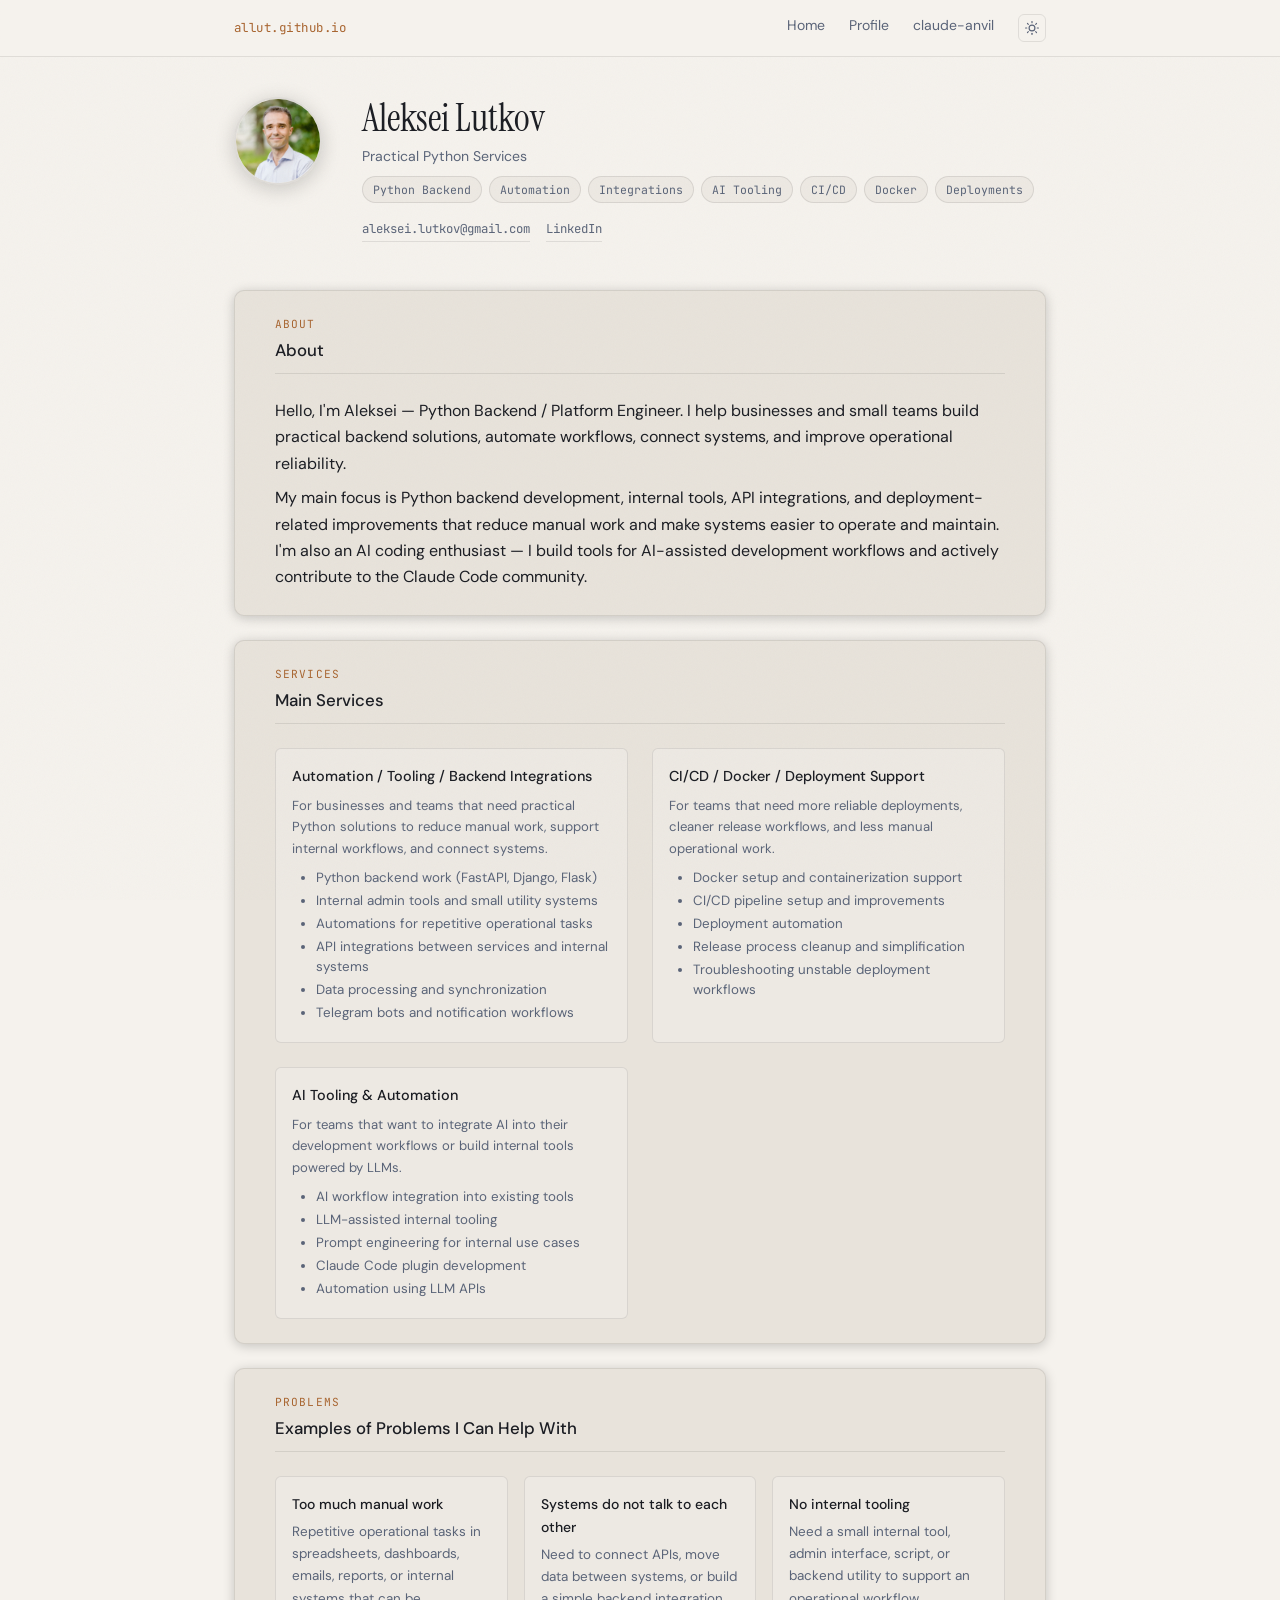
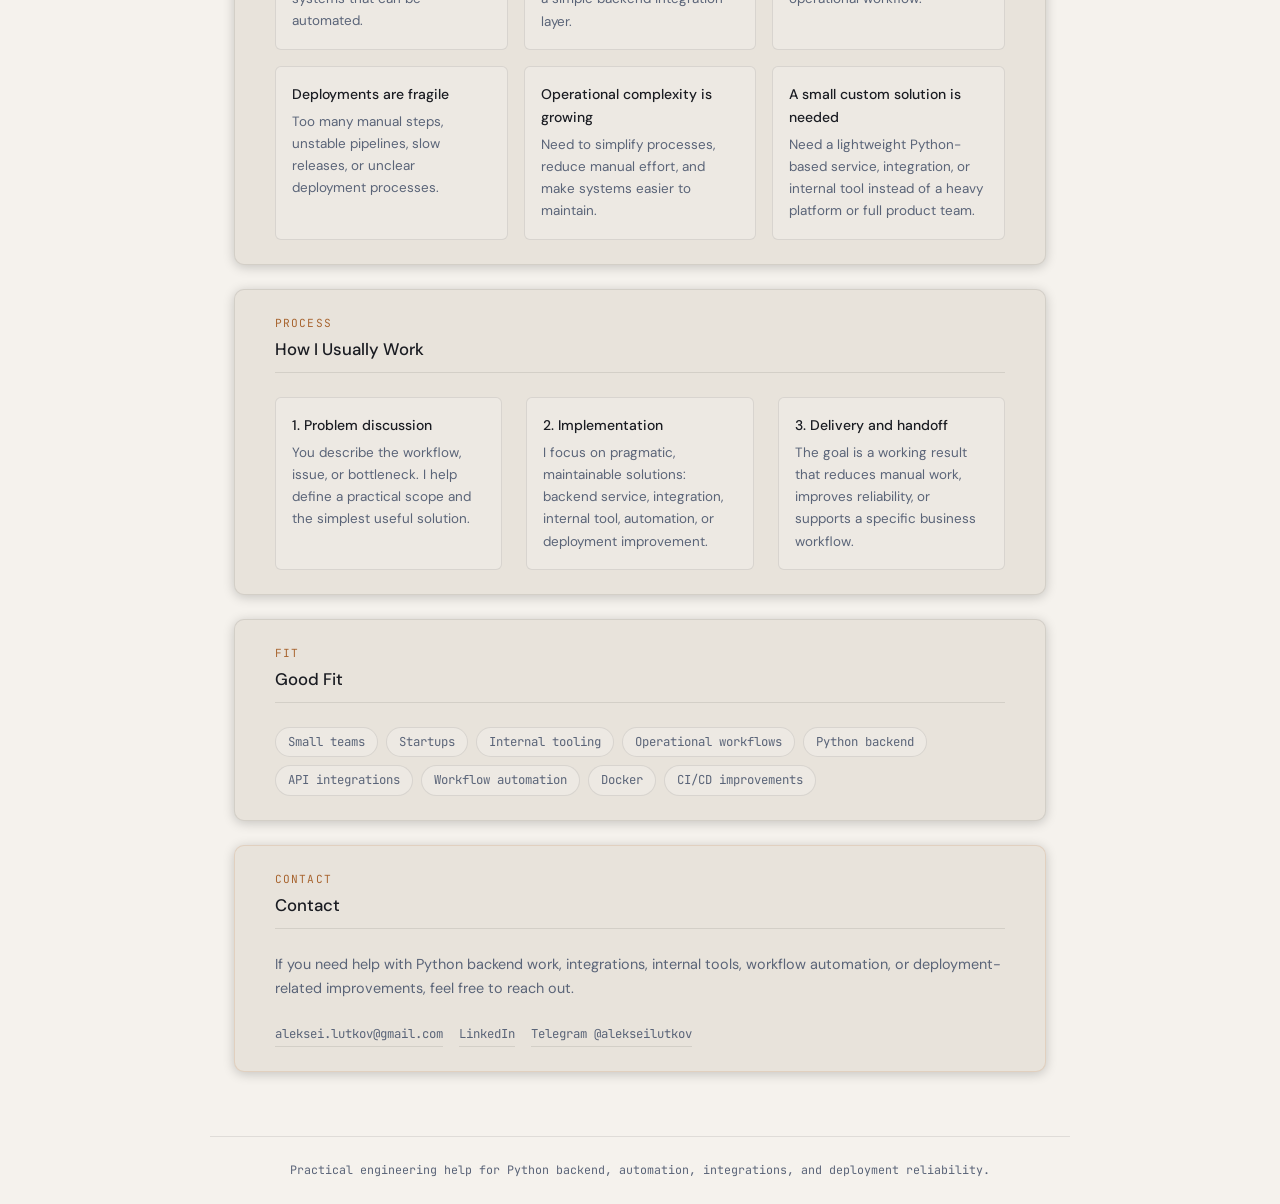
<file: services.html>
<!DOCTYPE html>
<html lang="en">
<head>
  <meta charset="utf-8" />
  <meta name="viewport" content="width=device-width, initial-scale=1" />
  <title>Aleksei Lutkov | Practical Python Services</title>
  <meta name="description" content="Python backend, automation, integrations, CI/CD, Docker, and deployment support by Aleksei Lutkov." />
  <link rel="canonical" href="https://allut.github.io/services.html" />
  <meta property="og:type" content="website" />
  <meta property="og:url" content="https://allut.github.io/services.html" />
  <meta property="og:title" content="Aleksei Lutkov | Practical Python Services" />
  <meta property="og:description" content="Python backend, automation, integrations, CI/CD, Docker, and deployment support by Aleksei Lutkov." />
  <meta name="twitter:card" content="summary" />
  <meta name="twitter:title" content="Aleksei Lutkov | Practical Python Services" />
  <meta name="twitter:description" content="Python backend, automation, integrations, CI/CD, Docker, and deployment support by Aleksei Lutkov." />
  <meta property="og:image" content="https://allut.github.io/portrait.jpg" />
  <meta name="twitter:image" content="https://allut.github.io/portrait.jpg" />
  <script type="application/ld+json">
  {
    "@context": "https://schema.org",
    "@type": "ProfessionalService",
    "name": "Practical Python Services by Aleksei Lutkov",
    "url": "https://allut.github.io/services.html",
    "description": "Python backend development, automation, API integrations, CI/CD, Docker, and deployment support.",
    "provider": {
      "@type": "Person",
      "name": "Aleksei Lutkov",
      "url": "https://allut.github.io/"
    },
    "areaServed": "Worldwide",
    "address": { "@type": "PostalAddress", "addressLocality": "Tallinn", "addressCountry": "EE" }
  }
  </script>
  <link rel="preconnect" href="https://fonts.googleapis.com" />
  <link rel="preconnect" href="https://fonts.gstatic.com" crossorigin />
  <link rel="stylesheet" href="https://fonts.googleapis.com/css2?family=Instrument+Serif:ital@0;1&family=JetBrains+Mono:wght@400;500&family=DM+Sans:ital,opsz,wght@0,9..40,300;0,9..40,400;0,9..40,500;1,9..40,300&display=swap" />
  <link rel="icon" type="image/svg+xml" href="favicon.svg" />
  <link rel="icon" type="image/png" sizes="144x144" href="favicon-144x144.png" />
  <link rel="icon" type="image/png" sizes="96x96" href="favicon-96x96.png" />
  <link rel="icon" type="image/png" sizes="48x48" href="favicon-48x48.png" />
  <link rel="icon" type="image/png" sizes="32x32" href="favicon-32x32.png" />
  <link rel="icon" type="image/png" sizes="16x16" href="favicon-16x16.png" />
  <link rel="shortcut icon" href="favicon.ico" />
  <link rel="apple-touch-icon" sizes="180x180" href="apple-touch-icon.png" />
  <link rel="stylesheet" href="styles.css" />
  <script src="theme.js"></script>
</head>
<body>

  <nav class="site-nav">
    <div class="site-nav__inner">
      <span class="site-nav__brand">allut.github.io</span>
      <div class="site-nav__links">
        <a class="site-nav__link" href="index.html">Home</a>
        <a class="site-nav__link" href="cv.html">Profile</a>
        <a class="site-nav__link" href="claude-anvil.html">claude-anvil</a>
        <button class="theme-toggle" aria-label="Switch to light theme">
          <svg class="icon-sun" width="14" height="14" viewBox="0 0 24 24" fill="none" stroke="currentColor" stroke-width="2" stroke-linecap="round" stroke-linejoin="round" aria-hidden="true"><circle cx="12" cy="12" r="5"/><line x1="12" y1="1" x2="12" y2="3"/><line x1="12" y1="21" x2="12" y2="23"/><line x1="4.22" y1="4.22" x2="5.64" y2="5.64"/><line x1="18.36" y1="18.36" x2="19.78" y2="19.78"/><line x1="1" y1="12" x2="3" y2="12"/><line x1="21" y1="12" x2="23" y2="12"/><line x1="4.22" y1="19.78" x2="5.64" y2="18.36"/><line x1="18.36" y1="5.64" x2="19.78" y2="4.22"/></svg>
          <svg class="icon-moon" width="14" height="14" viewBox="0 0 24 24" fill="none" stroke="currentColor" stroke-width="2" stroke-linecap="round" stroke-linejoin="round" aria-hidden="true"><path d="M21 12.79A9 9 0 1 1 11.21 3 7 7 0 0 0 21 12.79z"/></svg>
        </button>
      </div>
    </div>
  </nav>

  <main>
  <header class="hero">
    <div class="hero-photo">
      <img src="portrait.jpg" alt="Portrait of Aleksei Lutkov" />
    </div>
    <div class="hero-content">
      <h1>Aleksei Lutkov</h1>
      <p class="hero-subtitle">Practical Python Services</p>
      <ul class="hero-meta">
        <li>Python Backend</li>
        <li>Automation</li>
        <li>Integrations</li>
        <li>AI Tooling</li>
        <li>CI/CD</li>
        <li>Docker</li>
        <li>Deployments</li>
      </ul>
      <div class="hero-links">
        <a class="hero-link" href="mailto:aleksei.lutkov@gmail.com">aleksei.lutkov@gmail.com</a>
        <a class="hero-link" href="https://www.linkedin.com/in/allut/" target="_blank" rel="noopener noreferrer">LinkedIn</a>
      </div>
    </div>
  </header>

  <div class="stack">

    <section class="card summary">
      <p class="section-label">about</p>
      <h2 class="section-title">About</h2>
      <p>Hello, I'm Aleksei — Python Backend / Platform Engineer. I help businesses and small teams build practical backend solutions, automate workflows, connect systems, and improve operational reliability.</p>
      <p>My main focus is Python backend development, internal tools, API integrations, and deployment-related improvements that reduce manual work and make systems easier to operate and maintain. I'm also an AI coding enthusiast — I build tools for AI-assisted development workflows and actively contribute to the Claude Code community.</p>
    </section>

    <section class="card">
      <p class="section-label">services</p>
      <h2 class="section-title">Main Services</h2>
      <div class="offers-grid">

        <article class="offer-card">
          <h3 class="entry-title">Automation / Tooling / Backend Integrations</h3>
          <p class="entry-subtitle">For businesses and teams that need practical Python solutions to reduce manual work, support internal workflows, and connect systems.</p>
          <ul>
            <li>Python backend work (FastAPI, Django, Flask)</li>
            <li>Internal admin tools and small utility systems</li>
            <li>Automations for repetitive operational tasks</li>
            <li>API integrations between services and internal systems</li>
            <li>Data processing and synchronization</li>
            <li>Telegram bots and notification workflows</li>
          </ul>
        </article>

        <article class="offer-card">
          <h3 class="entry-title">CI/CD / Docker / Deployment Support</h3>
          <p class="entry-subtitle">For teams that need more reliable deployments, cleaner release workflows, and less manual operational work.</p>
          <ul>
            <li>Docker setup and containerization support</li>
            <li>CI/CD pipeline setup and improvements</li>
            <li>Deployment automation</li>
            <li>Release process cleanup and simplification</li>
            <li>Troubleshooting unstable deployment workflows</li>
          </ul>
        </article>

        <article class="offer-card">
          <h3 class="entry-title">AI Tooling &amp; Automation</h3>
          <p class="entry-subtitle">For teams that want to integrate AI into their development workflows or build internal tools powered by LLMs.</p>
          <ul>
            <li>AI workflow integration into existing tools</li>
            <li>LLM-assisted internal tooling</li>
            <li>Prompt engineering for internal use cases</li>
            <li>Claude Code plugin development</li>
            <li>Automation using LLM APIs</li>
          </ul>
        </article>

      </div>
    </section>

    <section class="card">
      <p class="section-label">problems</p>
      <h2 class="section-title">Examples of Problems I Can Help With</h2>
      <div class="problem-grid">

        <article>
          <h3 class="entry-title">Too much manual work</h3>
          <p class="muted">Repetitive operational tasks in spreadsheets, dashboards, emails, reports, or internal systems that can be automated.</p>
        </article>

        <article>
          <h3 class="entry-title">Systems do not talk to each other</h3>
          <p class="muted">Need to connect APIs, move data between systems, or build a simple backend integration layer.</p>
        </article>

        <article>
          <h3 class="entry-title">No internal tooling</h3>
          <p class="muted">Need a small internal tool, admin interface, script, or backend utility to support an operational workflow.</p>
        </article>

        <article>
          <h3 class="entry-title">Deployments are fragile</h3>
          <p class="muted">Too many manual steps, unstable pipelines, slow releases, or unclear deployment processes.</p>
        </article>

        <article>
          <h3 class="entry-title">Operational complexity is growing</h3>
          <p class="muted">Need to simplify processes, reduce manual effort, and make systems easier to maintain.</p>
        </article>

        <article>
          <h3 class="entry-title">A small custom solution is needed</h3>
          <p class="muted">Need a lightweight Python-based service, integration, or internal tool instead of a heavy platform or full product team.</p>
        </article>

      </div>
    </section>

    <section class="card">
      <p class="section-label">process</p>
      <h2 class="section-title">How I Usually Work</h2>
      <div class="compact-steps">

        <article>
          <h3 class="entry-title">1. Problem discussion</h3>
          <p class="muted">You describe the workflow, issue, or bottleneck. I help define a practical scope and the simplest useful solution.</p>
        </article>

        <article>
          <h3 class="entry-title">2. Implementation</h3>
          <p class="muted">I focus on pragmatic, maintainable solutions: backend service, integration, internal tool, automation, or deployment improvement.</p>
        </article>

        <article>
          <h3 class="entry-title">3. Delivery and handoff</h3>
          <p class="muted">The goal is a working result that reduces manual work, improves reliability, or supports a specific business workflow.</p>
        </article>

      </div>
    </section>

    <section class="card">
      <p class="section-label">fit</p>
      <h2 class="section-title">Good Fit</h2>
      <ul class="pill-list">
        <li>Small teams</li>
        <li>Startups</li>
        <li>Internal tooling</li>
        <li>Operational workflows</li>
        <li>Python backend</li>
        <li>API integrations</li>
        <li>Workflow automation</li>
        <li>Docker</li>
        <li>CI/CD improvements</li>
      </ul>
    </section>

    <section class="card cta-card">
      <p class="section-label">contact</p>
      <h2 class="section-title">Contact</h2>
      <p style="color:var(--text-dim);font-size:0.9rem;margin-bottom:var(--space-md);">If you need help with Python backend work, integrations, internal tools, workflow automation, or deployment-related improvements, feel free to reach out.</p>
      <div class="hero-links">
        <a class="hero-link" href="mailto:aleksei.lutkov@gmail.com">aleksei.lutkov@gmail.com</a>
        <a class="hero-link" href="https://www.linkedin.com/in/allut/" target="_blank" rel="noopener noreferrer">LinkedIn</a>
        <span class="hero-link">Telegram @alekseilutkov</span>
      </div>
    </section>

  </div>

  <p class="footer-note">Practical engineering help for Python backend, automation, integrations, and deployment reliability.</p>
  </main>

</body>
</html>
</file>
<file: styles.css>
:root {
  --bg:          #0f1117;
  --bg-2:        #161b25;
  --surface:     #1c2230;
  --surface-2:   #232c3d;
  --text:        #e8e4dc;
  --text-dim:    #7a8aa8;
  --accent:      #c07a40;
  --accent-glow: rgba(192,122,64,0.12);
  --border:      rgba(255,255,255,0.07);
  --border-hover: rgba(255,255,255,0.14);
  --nav-bg:       rgba(15,17,23,0.85);
  --shadow-portrait: rgba(0,0,0,0.5);

  --font-display: 'Instrument Serif', Georgia, serif;
  --font-mono:    'JetBrains Mono', 'Courier New', monospace;
  --font-body:    'DM Sans', system-ui, sans-serif;

  --radius-sm: 6px;
  --radius:    10px;
  --radius-lg: 16px;

  --space-xs: 0.5rem;
  --space-sm: 1rem;
  --space-md: 1.5rem;
  --space-lg: 2.5rem;
  --space-xl: 4rem;
}

[data-theme="light"] {
  --bg:          #f5f2ed;
  --bg-2:        #ede9e3;
  --surface:     #e8e3db;
  --surface-2:   #e0dbd2;
  --text:        #1a1c22;
  --text-dim:    #5a6478;
  --accent:      #a86530;
  --accent-glow: rgba(168,101,48,0.10);
  --border:      rgba(0,0,0,0.09);
  --border-hover: rgba(0,0,0,0.16);
  --nav-bg:      rgba(245,242,237,0.88);
  --shadow-portrait: rgba(0,0,0,0.18);
}

*, *::before, *::after { box-sizing: border-box; margin: 0; padding: 0; }
html { font-size: 16px; scroll-behavior: smooth; }

body {
  background-color: var(--bg);
  color: var(--text);
  font-family: var(--font-body);
  line-height: 1.65;
  min-height: 100vh;
  -webkit-font-smoothing: antialiased;
}

body::before {
  content: '';
  position: fixed;
  inset: 0;
  pointer-events: none;
  z-index: 1;
  opacity: 0.035;
  background-image: url("data:image/svg+xml,%3Csvg viewBox='0 0 256 256' xmlns='http://www.w3.org/2000/svg'%3E%3Cfilter id='noise'%3E%3CfeTurbulence type='fractalNoise' baseFrequency='0.9' numOctaves='4' stitchTiles='stitch'/%3E%3C/filter%3E%3Crect width='100%25' height='100%25' filter='url(%23noise)'/%3E%3C/svg%3E");
  background-size: 200px;
}

img { max-width: 100%; display: block; }
ul { list-style: none; }
a { color: inherit; text-decoration: none; }
code { font-family: var(--font-mono); font-size: 0.9em; }

/* ── Navigation ───────────────────────────────────────── */

.site-nav {
  position: sticky;
  top: 0;
  z-index: 100;
  background: var(--nav-bg);
  backdrop-filter: blur(12px);
  -webkit-backdrop-filter: blur(12px);
  border-bottom: 1px solid var(--border);
}

.site-nav__inner {
  max-width: 860px;
  margin: 0 auto;
  padding: 0 var(--space-md);
  display: flex;
  align-items: center;
  height: 56px;
  gap: var(--space-lg);
}

.site-nav__brand {
  font-family: var(--font-mono);
  font-size: 0.78rem;
  color: var(--accent);
  letter-spacing: 0.04em;
  white-space: nowrap;
}

.site-nav__links {
  display: flex;
  gap: var(--space-md);
  margin-left: auto;
}

.site-nav__link {
  font-size: 0.875rem;
  color: var(--text-dim);
  padding-bottom: 2px;
  border-bottom: 1px solid transparent;
  transition: color 0.15s;
}

.site-nav__link:hover { color: var(--text); }

.site-nav__link[aria-current="page"] {
  color: var(--text);
  border-bottom-color: var(--accent);
}

/* ── Layout ───────────────────────────────────────────── */

.stack {
  max-width: 860px;
  margin: 0 auto;
  padding: var(--space-md) var(--space-md) var(--space-xl);
  display: flex;
  flex-direction: column;
  gap: var(--space-md);
}

/* ── Hero — landing (full viewport) ──────────────────── */

.hero--landing {
  min-height: calc(100vh - 56px);
  max-width: 860px;
  margin: 0 auto;
  padding: var(--space-xl) var(--space-md) var(--space-lg);
  display: flex;
  flex-direction: column;
  justify-content: center;
}

.hero__eyebrow {
  font-family: var(--font-mono);
  font-size: 0.78rem;
  color: var(--accent);
  letter-spacing: 0.08em;
  margin-bottom: var(--space-sm);
}

.hero__name {
  font-family: var(--font-display);
  font-size: clamp(3rem, 8vw, 5.5rem);
  font-weight: 400;
  line-height: 1.05;
  margin-bottom: var(--space-sm);
}

.hero__tagline {
  font-size: 1.05rem;
  color: var(--text-dim);
  max-width: 480px;
  margin-bottom: var(--space-lg);
  line-height: 1.6;
}

.hero__nav-cards {
  display: grid;
  grid-template-columns: repeat(2, 1fr);
  gap: var(--space-sm);
  max-width: 540px;
  margin-bottom: var(--space-xl);
}

.nav-card {
  display: block;
  padding: var(--space-md) var(--space-lg);
  background: var(--surface);
  border: 1px solid var(--border);
  border-radius: var(--radius);
  box-shadow: 0 2px 16px rgba(0,0,0,0.25);
  transition: transform 0.18s, border-color 0.18s, box-shadow 0.18s;
}

.nav-card:hover {
  transform: translateY(-2px);
  border-color: var(--border-hover);
  box-shadow: 0 8px 28px rgba(0,0,0,0.4);
}

.nav-card__label {
  font-family: var(--font-mono);
  font-size: 0.7rem;
  color: var(--accent);
  letter-spacing: 0.1em;
  text-transform: uppercase;
  margin-bottom: 6px;
}

.nav-card__title {
  font-size: 1.1rem;
  font-weight: 500;
  color: var(--text);
  margin-bottom: 4px;
}

.nav-card__desc {
  font-size: 0.82rem;
  color: var(--text-dim);
  line-height: 1.45;
}

.hero__intro {
  font-size: 0.95rem;
  color: var(--text-dim);
  max-width: 560px;
  margin-bottom: var(--space-md);
  line-height: 1.7;
}

.contact-row {
  display: flex;
  gap: var(--space-md);
  flex-wrap: wrap;
}

.contact-link {
  font-family: var(--font-mono);
  font-size: 0.82rem;
  color: var(--text-dim);
  border-bottom: 1px solid var(--border);
  padding-bottom: 2px;
  transition: color 0.15s, border-color 0.15s;
}

.contact-link:hover {
  color: var(--accent);
  border-bottom-color: var(--accent);
}

/* ── Hero — compact (cv / pages with nav) ────────────── */

.hero--compact {
  max-width: 860px;
  margin: 0 auto;
  padding: var(--space-lg) var(--space-md) var(--space-md);
}

.hero--compact .hero__inner {
  display: flex;
  gap: var(--space-lg);
  align-items: flex-start;
}

.hero__photo {
  width: 96px;
  height: 96px;
  border-radius: 50%;
  overflow: hidden;
  flex-shrink: 0;
  border: 2px solid var(--border);
  box-shadow: 0 4px 20px var(--shadow-portrait);
}

.hero__photo img {
  width: 100%;
  height: 100%;
  object-fit: cover;
  object-position: top;
}

.hero__info { flex: 1; min-width: 0; }

.hero__title {
  font-family: var(--font-display);
  font-size: clamp(1.8rem, 4vw, 2.5rem);
  font-weight: 400;
  line-height: 1.1;
  margin-bottom: 6px;
}

.hero__subtitle {
  font-size: 0.88rem;
  color: var(--text-dim);
  margin-bottom: 2px;
}

.hero__links {
  display: flex;
  flex-wrap: wrap;
  gap: var(--space-sm);
  margin-top: var(--space-sm);
}

.hero__link {
  font-family: var(--font-mono);
  font-size: 0.77rem;
  color: var(--text-dim);
  border-bottom: 1px solid var(--border);
  padding-bottom: 1px;
  transition: color 0.15s, border-color 0.15s;
}

.hero__link:hover {
  color: var(--accent);
  border-bottom-color: var(--accent);
}

/* ── Hero — anvil plugin page ─────────────────────────── */

.hero--anvil {
  max-width: 860px;
  margin: 0 auto;
  padding: var(--space-xl) var(--space-md) var(--space-lg);
}

.hero--anvil .plugin-name {
  font-family: var(--font-mono);
  font-size: clamp(2.2rem, 6vw, 3.8rem);
  font-weight: 500;
  color: var(--accent);
  line-height: 1;
  margin-bottom: var(--space-xs);
}

.hero--anvil .hero__tagline {
  font-size: 1.2rem;
  color: var(--text);
  margin-bottom: var(--space-xs);
  font-weight: 400;
}

.hero--anvil .hero__sub {
  font-size: 0.92rem;
  color: var(--text-dim);
  max-width: 500px;
  margin-bottom: var(--space-md);
  line-height: 1.6;
}

.hero__credit {
  font-size: 0.8rem;
  color: var(--text-dim);
  font-style: italic;
  margin-bottom: var(--space-sm);
}

.hero__credit a {
  color: var(--accent);
  text-decoration: none;
}

.hero__credit a:hover {
  text-decoration: underline;
}

/* ── Cards ────────────────────────────────────────────── */

.card {
  background: var(--surface);
  border: 1px solid var(--border);
  border-radius: var(--radius);
  padding: var(--space-md) var(--space-lg);
  box-shadow: 0 2px 12px rgba(0,0,0,0.2);
}

.section-label {
  font-family: var(--font-mono);
  font-size: 0.7rem;
  color: var(--accent);
  letter-spacing: 0.1em;
  text-transform: uppercase;
  margin-bottom: 4px;
}

.section-title {
  font-size: 1.05rem;
  font-weight: 500;
  color: var(--text);
  margin-bottom: var(--space-md);
  padding-bottom: var(--space-xs);
  border-bottom: 1px solid var(--border);
}

/* ── Entry / timeline ─────────────────────────────────── */

.entry {
  padding: var(--space-sm) 0;
  border-bottom: 1px solid var(--border);
}

.entry:last-child { border-bottom: none; padding-bottom: 0; }
.section-title + .entry,
.entry:first-child { padding-top: 0; }

.entry-header {
  display: flex;
  justify-content: space-between;
  align-items: baseline;
  flex-wrap: wrap;
  gap: var(--space-xs);
  margin-bottom: 4px;
}

.entry-title {
  font-size: 0.95rem;
  font-weight: 500;
  color: var(--text);
}

.entry-date {
  font-family: var(--font-mono);
  font-size: 0.73rem;
  color: var(--accent);
  white-space: nowrap;
  flex-shrink: 0;
}

.entry-subtitle {
  font-size: 0.855rem;
  color: var(--text-dim);
  margin-bottom: var(--space-xs);
}

.entry ul {
  margin-top: var(--space-xs);
  padding-left: var(--space-md);
  list-style: disc;
}

.entry ul li {
  font-size: 0.855rem;
  color: var(--text-dim);
  margin-bottom: 3px;
  line-height: 1.55;
}

/* ── Skills grid ──────────────────────────────────────── */

.skills-grid {
  display: grid;
  grid-template-columns: repeat(3, 1fr);
  gap: var(--space-md);
}

.skill-group h3 {
  font-family: var(--font-mono);
  font-size: 0.72rem;
  color: var(--accent);
  letter-spacing: 0.08em;
  text-transform: uppercase;
  margin-bottom: var(--space-xs);
}

.skill-group ul { padding-left: 0; list-style: none; }

.skill-group li {
  font-size: 0.855rem;
  color: var(--text-dim);
  padding: 4px 0;
  border-bottom: 1px solid var(--border);
}

.skill-group li:last-child { border-bottom: none; }

/* ── Impact grid ──────────────────────────────────────── */

.impact-grid {
  display: grid;
  grid-template-columns: repeat(auto-fill, minmax(240px, 1fr));
  gap: var(--space-sm);
}

.impact-item {
  background: var(--bg-2);
  border: 1px solid var(--border);
  border-radius: var(--radius-sm);
  padding: var(--space-sm);
}

.impact-item h3 {
  font-family: var(--font-mono);
  font-size: 0.7rem;
  color: var(--accent);
  letter-spacing: 0.08em;
  text-transform: uppercase;
  margin-bottom: 4px;
}

.impact-item h4 {
  font-size: 0.875rem;
  font-weight: 500;
  color: var(--text);
  margin-bottom: var(--space-xs);
}

.impact-item p {
  font-size: 0.82rem;
  color: var(--text-dim);
  line-height: 1.5;
  margin-bottom: 3px;
}

.impact-item p strong { color: var(--text); }

/* ── Problem / offers / steps grids ──────────────────── */

.problem-grid {
  display: grid;
  grid-template-columns: repeat(auto-fill, minmax(220px, 1fr));
  gap: var(--space-sm);
}

.problem-grid article {
  background: var(--bg-2);
  border: 1px solid var(--border);
  border-radius: var(--radius-sm);
  padding: var(--space-sm);
}

.problem-grid .entry-title { font-size: 0.875rem; margin-bottom: 5px; }

.offers-grid {
  display: grid;
  grid-template-columns: repeat(2, 1fr);
  gap: var(--space-md);
}

.offer-card {
  background: var(--bg-2);
  border: 1px solid var(--border);
  border-radius: var(--radius-sm);
  padding: var(--space-sm);
}

.offer-card .entry-title { font-size: 0.9rem; margin-bottom: 6px; }
.offer-card .entry-subtitle { font-size: 0.82rem; margin-bottom: var(--space-xs); }

.offer-card ul {
  padding-left: var(--space-md);
  list-style: disc;
}

.offer-card ul li {
  font-size: 0.835rem;
  color: var(--text-dim);
  margin-bottom: 3px;
  line-height: 1.5;
}

.compact-steps {
  display: grid;
  grid-template-columns: repeat(3, 1fr);
  gap: var(--space-md);
}

.compact-steps article {
  background: var(--bg-2);
  border: 1px solid var(--border);
  border-radius: var(--radius-sm);
  padding: var(--space-sm);
}

.compact-steps .entry-title { font-size: 0.875rem; margin-bottom: 5px; }

/* ── Pill list ────────────────────────────────────────── */

.pill-list {
  display: flex;
  flex-wrap: wrap;
  gap: 8px;
  list-style: none;
  padding: 0;
}

.pill-list li {
  font-family: var(--font-mono);
  font-size: 0.77rem;
  color: var(--text-dim);
  background: var(--bg-2);
  border: 1px solid var(--border);
  border-radius: 100px;
  padding: 4px 12px;
}

/* ── Terminal box ─────────────────────────────────────── */

.terminal-box {
  display: inline-flex;
  align-items: center;
  gap: var(--space-sm);
  background: var(--bg);
  border: 1px solid var(--border);
  border-radius: var(--radius-sm);
  padding: 10px var(--space-md);
  font-family: var(--font-mono);
  font-size: 0.875rem;
  overflow-x: auto;
  max-width: 100%;
}

.terminal-box__prompt { color: var(--accent); user-select: none; }
.terminal-box__cmd { color: var(--text); white-space: nowrap; }

.terminal-box--multi {
  display: flex;
  flex-direction: column;
  align-items: stretch;
  width: 100%;
  gap: 0;
}

.terminal-box--block {
  display: flex;
  width: 100%;
}

.terminal-box__line {
  display: flex;
  align-items: center;
  gap: var(--space-sm);
  padding: 6px 0;
}

.terminal-box__line:not(:last-child) {
  border-bottom: 1px solid var(--border);
}

.terminal-box--block .terminal-box__cmd,
.terminal-box__line .terminal-box__cmd {
  flex: 1;
}

.terminal-box__copy {
  margin-left: auto;
  background: none;
  border: 1px solid var(--border);
  border-radius: 4px;
  color: var(--text-dim);
  font-family: var(--font-mono);
  font-size: 0.68rem;
  padding: 2px 7px;
  cursor: pointer;
  flex-shrink: 0;
  transition: color 0.15s, border-color 0.15s;
  letter-spacing: 0.04em;
}

.terminal-box__copy:hover {
  color: var(--accent);
  border-color: rgba(192,122,64,0.4);
}

.terminal-box__copy.copied {
  color: #34d399;
  border-color: rgba(52,211,153,0.3);
}

/* ── Feature rows (anvil page) ────────────────────────── */

.feature-row {
  display: flex;
  gap: var(--space-md);
  align-items: flex-start;
  padding: var(--space-sm) 0;
  border-bottom: 1px solid var(--border);
}

.section-title + .feature-row,
.feature-row:first-child { padding-top: 0; }
.feature-row:last-child { border-bottom: none; }

.feature-row__tag {
  font-family: var(--font-mono);
  font-size: 0.68rem;
  color: var(--accent);
  background: var(--accent-glow);
  border: 1px solid rgba(192,122,64,0.2);
  border-radius: var(--radius-sm);
  padding: 4px 9px;
  white-space: nowrap;
  flex-shrink: 0;
  margin-top: 2px;
  letter-spacing: 0.04em;
  min-width: 6.5rem;
  text-align: center;
}

.feature-row h3 {
  font-size: 0.95rem;
  font-weight: 500;
  color: var(--text);
  margin-bottom: 3px;
}

.feature-row p {
  font-size: 0.84rem;
  color: var(--text-dim);
  line-height: 1.5;
}

/* ── Evidence table ───────────────────────────────────── */

.evidence-table-wrap { overflow-x: auto; }

.evidence-table {
  width: 100%;
  border-collapse: collapse;
  font-family: var(--font-mono);
  font-size: 0.77rem;
}

.evidence-table th {
  text-align: left;
  color: var(--accent);
  letter-spacing: 0.06em;
  text-transform: uppercase;
  padding: 8px 12px;
  border-bottom: 1px solid var(--border);
  font-weight: 500;
  white-space: nowrap;
}

.evidence-table td {
  padding: 8px 12px;
  color: var(--text-dim);
  border-bottom: 1px solid var(--border);
  vertical-align: top;
}

.evidence-table tr:last-child td { border-bottom: none; }

.badge {
  display: inline-block;
  padding: 2px 8px;
  border-radius: 4px;
  font-size: 0.69rem;
  letter-spacing: 0.04em;
}

.badge--pass {
  background: rgba(52,211,153,0.1);
  color: #34d399;
  border: 1px solid rgba(52,211,153,0.22);
}

.badge--fail {
  background: rgba(248,113,113,0.1);
  color: #f87171;
  border: 1px solid rgba(248,113,113,0.22);
}

/* ── CTA card ─────────────────────────────────────────── */

.cta-card {
  border-color: rgba(192,122,64,0.18);
}

/* ── Services page — standalone hero ─────────────────── */

.hero {
  display: flex;
  gap: var(--space-lg);
  align-items: flex-start;
  max-width: 860px;
  margin: 0 auto;
  padding: var(--space-lg) var(--space-md) var(--space-md);
}

.hero-photo {
  width: 88px;
  height: 88px;
  border-radius: 50%;
  overflow: hidden;
  flex-shrink: 0;
  border: 2px solid var(--border);
  box-shadow: 0 4px 20px var(--shadow-portrait);
}

.hero-photo img {
  width: 100%;
  height: 100%;
  object-fit: cover;
  object-position: top;
}

.hero-content { flex: 1; min-width: 0; }

.hero-content h1 {
  font-family: var(--font-display);
  font-size: clamp(1.8rem, 4vw, 2.4rem);
  font-weight: 400;
  line-height: 1.1;
  margin-bottom: 6px;
}

.hero-subtitle {
  font-size: 0.88rem;
  color: var(--text-dim);
  margin-bottom: 2px;
}

.hero-meta {
  display: flex;
  flex-wrap: wrap;
  gap: 7px;
  margin-top: var(--space-xs);
  list-style: none;
  padding: 0;
}

.hero-meta li {
  font-family: var(--font-mono);
  font-size: 0.72rem;
  color: var(--text-dim);
  background: var(--bg-2);
  border: 1px solid var(--border);
  border-radius: 100px;
  padding: 3px 10px;
}

.hero-links {
  display: flex;
  flex-wrap: wrap;
  gap: var(--space-sm);
  margin-top: var(--space-sm);
}

.hero-link {
  font-family: var(--font-mono);
  font-size: 0.77rem;
  color: var(--text-dim);
  border-bottom: 1px solid var(--border);
  padding-bottom: 1px;
  transition: color 0.15s, border-color 0.15s;
}

.hero-link:hover {
  color: var(--accent);
  border-bottom-color: var(--accent);
}

/* ── Misc ─────────────────────────────────────────────── */

.thesis-link {
  color: var(--text-dim);
  border-bottom: 1px solid var(--border);
  font-size: 0.875rem;
  transition: color 0.15s, border-color 0.15s;
}

.thesis-link:hover {
  color: var(--accent);
  border-bottom-color: var(--accent);
}

.muted { color: var(--text-dim); font-size: 0.84rem; }

.footer-note {
  max-width: 860px;
  margin: 0 auto;
  border-top: 1px solid var(--border);
  padding: var(--space-md);
  text-align: center;
  font-family: var(--font-mono);
  font-size: 0.73rem;
  color: var(--text-dim);
}

.summary p + p { margin-top: var(--space-xs); }

/* ── Responsive 900px ─────────────────────────────────── */

@media (max-width: 900px) {
  .skills-grid { grid-template-columns: repeat(2, 1fr); }
}

/* ── Responsive 720px ─────────────────────────────────── */

@media (max-width: 720px) {
  .hero--compact .hero__inner,
  .hero { flex-direction: column; gap: var(--space-sm); }

  .hero__nav-cards { grid-template-columns: 1fr; max-width: 100%; }
  .skills-grid,
  .impact-grid,
  .problem-grid,
  .offers-grid,
  .compact-steps { grid-template-columns: 1fr; }

  .site-nav__brand { display: none; }
  .card { padding: var(--space-sm); }
}

/* ── Print (CV page) ──────────────────────────────────── */

@media print {
  body::before { display: none; }
  .site-nav { display: none; }
  .card { box-shadow: none; break-inside: avoid; }
  .hero--compact { padding: 0 0 1rem; }
  .footer-note { display: none; }

  /* Force readable colours only when printing from dark theme */
  [data-theme="dark"] body { background: white; color: black; }
  [data-theme="dark"] .card { background: white; border: 1px solid #ddd; }
  [data-theme="dark"] .hero__photo { border: 1px solid #ddd; }
  [data-theme="dark"] .hero__title,
  [data-theme="dark"] .entry-title,
  [data-theme="dark"] .section-title { color: black !important; }
  [data-theme="dark"] .hero__subtitle,
  [data-theme="dark"] .hero__link,
  [data-theme="dark"] .entry-subtitle,
  [data-theme="dark"] .entry ul li,
  [data-theme="dark"] .impact-item p,
  [data-theme="dark"] .skill-group li,
  [data-theme="dark"] .muted { color: #333 !important; }
  [data-theme="dark"] .skill-group h3,
  [data-theme="dark"] .impact-item h3,
  [data-theme="dark"] .entry-date,
  [data-theme="dark"] .section-label { color: #8b5e30 !important; }
  [data-theme="dark"] .pill-list li { background: #f5f5f5; border-color: #ddd; color: #333; }
}

/* ── Theme toggle ─────────────────────────────────────── */

.theme-toggle {
  display: flex;
  align-items: center;
  justify-content: center;
  width: 28px;
  height: 28px;
  padding: 0;
  background: transparent;
  border: 1px solid var(--border);
  border-radius: var(--radius-sm);
  color: var(--text-dim);
  cursor: pointer;
  flex-shrink: 0;
  transition: border-color 0.15s, color 0.15s;
}

.theme-toggle:hover {
  border-color: var(--border-hover);
  color: var(--text);
}

.theme-toggle .icon-sun { display: none; }
.theme-toggle .icon-moon { display: block; }

[data-theme="light"] .theme-toggle .icon-sun { display: block; }
[data-theme="light"] .theme-toggle .icon-moon { display: none; }
</file>
